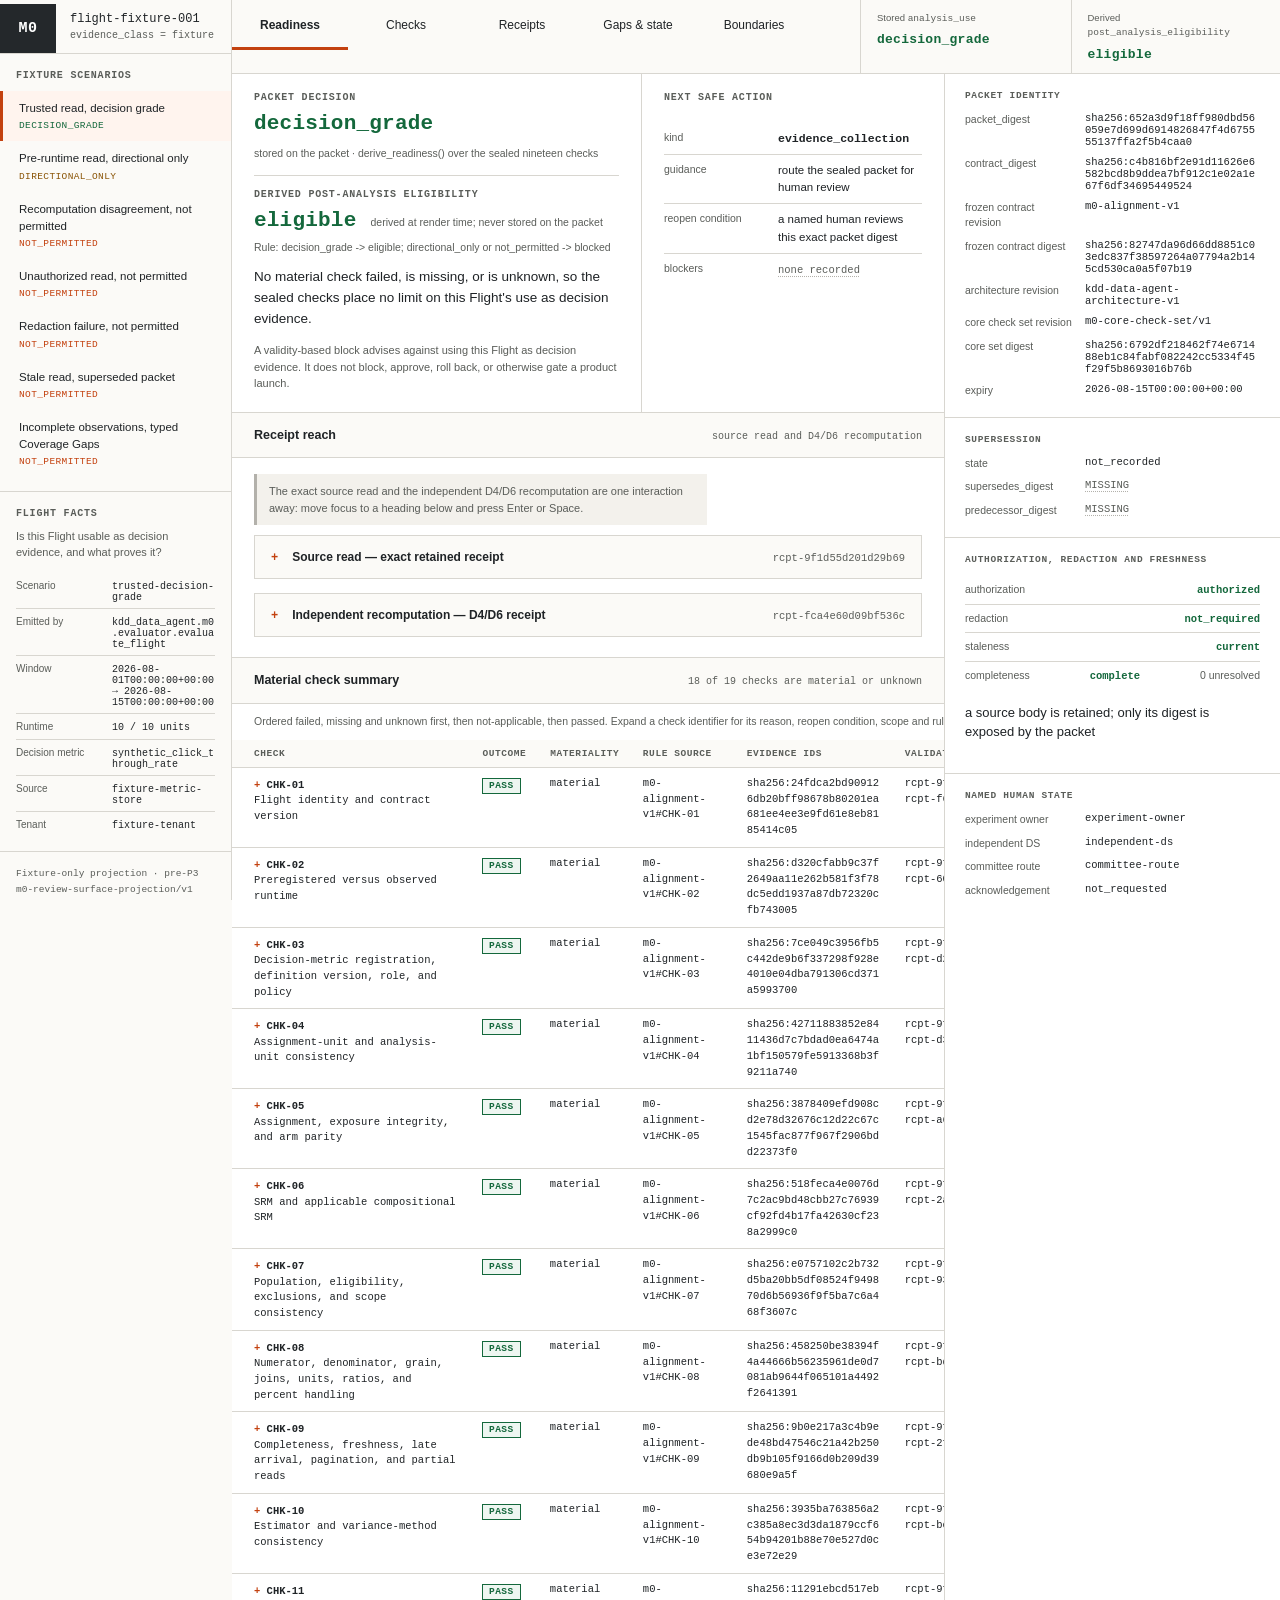
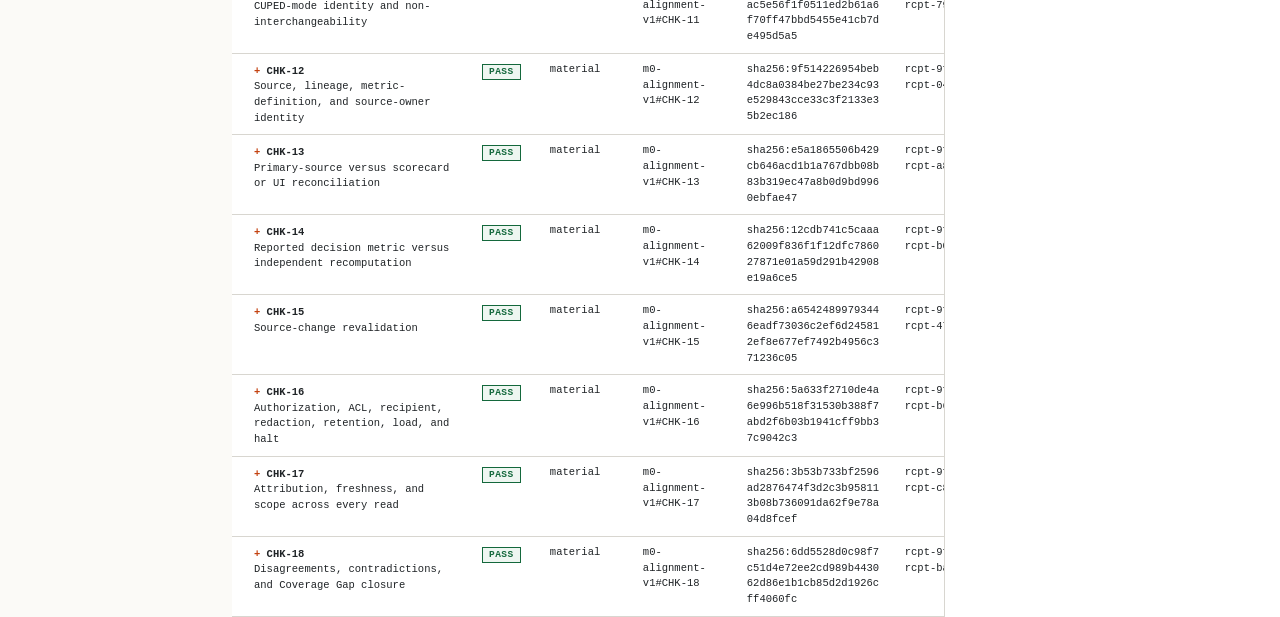
<file: prototypes/m0-flight-readiness-review/index.html>
<!doctype html>
<html lang="en">
<head>
<meta charset="utf-8">
<meta name="viewport" content="width=device-width, initial-scale=1">
<title>M0 Flight Readiness — fixture review surface</title>
<meta name="description" content="Local, static, read-only review surface for fixture-class M0 FlightReadinessPacket projections. Pre-P3. No production capability.">
<meta name="robots" content="noindex, nofollow">
<link rel="stylesheet" href="styles.css">
</head>
<body>
<a class="skip" href="#packet-decision">Skip to the packet decision</a>

<div class="shell">

  <aside class="rail" aria-label="Fixture scenarios and Flight facts">
    <div class="lockup">
      <span class="mark" aria-hidden="true">M0</span>
      <div>
        <strong id="rail-flight-id">&nbsp;</strong>
        <span id="rail-evidence-class">&nbsp;</span>
      </div>
    </div>

    <nav class="rail-group" aria-label="Fixture scenarios">
      <h2 id="scenario-rail-label">Fixture scenarios</h2>
      <ul id="scenario-list" aria-labelledby="scenario-rail-label"></ul>
    </nav>

    <section class="rail-group" aria-labelledby="rail-facts-label">
      <h2 id="rail-facts-label">Flight facts</h2>
      <p id="rail-question" class="rail-question"></p>
      <dl id="rail-facts"></dl>
    </section>

    <footer>
      <span>Fixture-only projection · pre-P3</span>
      <span id="rail-schema"></span>
    </footer>
  </aside>

  <div class="body">

    <header class="topbar">
      <nav aria-label="Review routes">
        <div role="tablist" aria-label="Review routes" id="route-tabs"></div>
      </nav>
      <dl class="authority" aria-label="Readiness authority strip">
        <div>
          <dt>Stored <code>analysis_use</code></dt>
          <dd id="strip-analysis-use">&nbsp;</dd>
        </div>
        <div>
          <dt>Derived <code>post_analysis_eligibility</code></dt>
          <dd id="strip-eligibility">&nbsp;</dd>
        </div>
      </dl>
    </header>

    <main id="workspace">
      <noscript>
        <section class="notice" role="note">
          <h1>This surface renders with JavaScript</h1>
          <p>
            The page has no server, no build step and no dependency: it reads the
            generated model in <code>data/fixtures.js</code> and writes the DOM locally.
            With scripting off, read the identical payload directly at
            <a href="data/fixtures.json">data/fixtures.json</a>, or regenerate both from the
            accepted M0 package with <code>python3 tools/build_fixtures.py</code>.
          </p>
        </section>
      </noscript>
      <div id="routes"></div>
    </main>

  </div>
</div>

<script src="data/fixtures.js"></script>
<script src="app.js"></script>
</body>
</html>
</file>
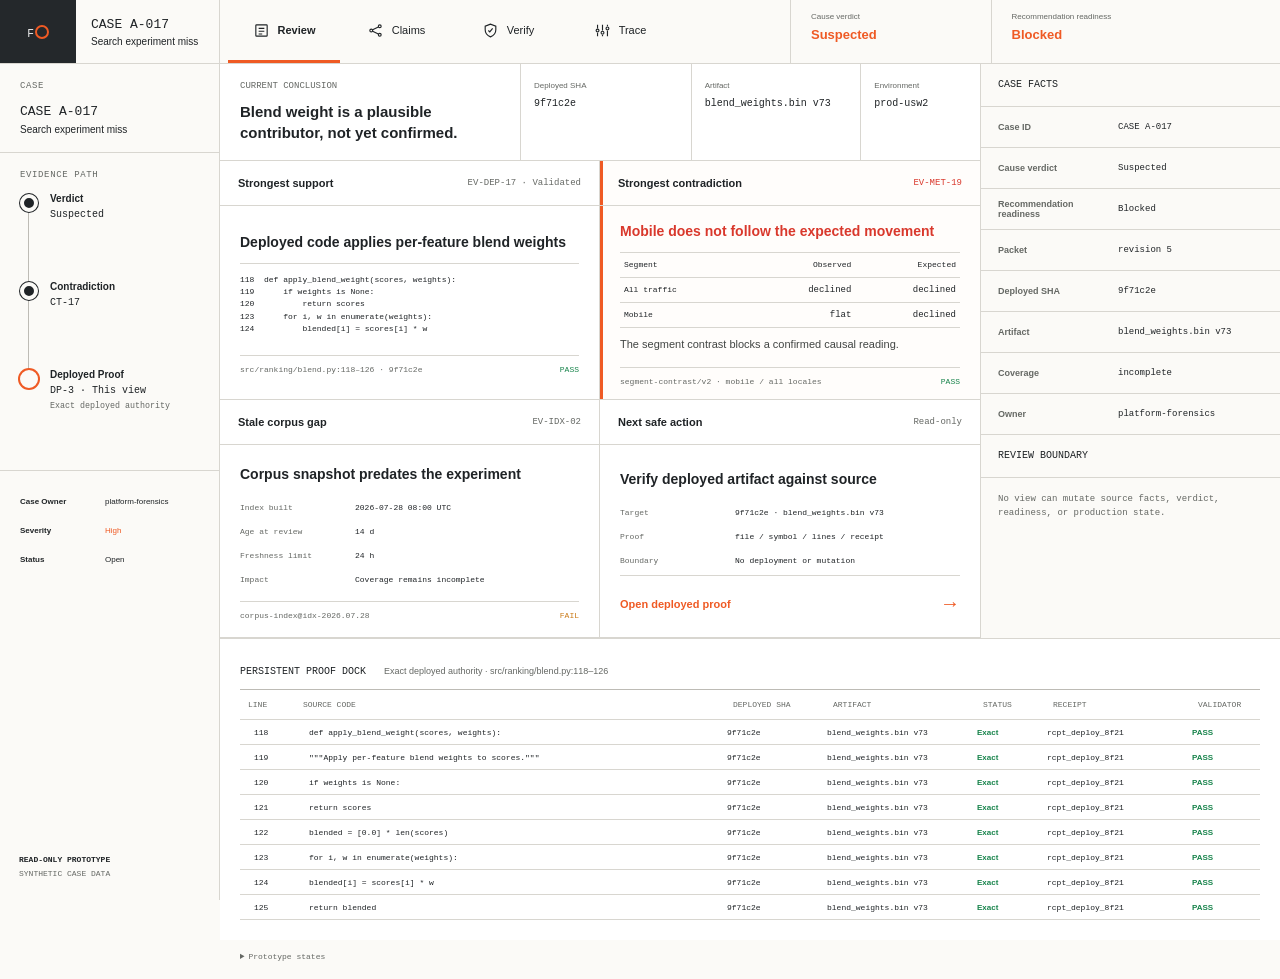
<file: docs/research/kdd-data-agent-workshop/prototypes/observability-review-surface/index.html>
<!doctype html>
<!-- PROTOTYPE / THROWAWAY — synthetic, read-only, no production use. -->
<html lang="en">
<head>
  <meta charset="utf-8">
  <meta name="viewport" content="width=device-width, initial-scale=1">
  <meta name="robots" content="noindex,nofollow">
  <title>Evidence Room — Observability Review Prototype</title>
  <link rel="stylesheet" href="styles.css?rev=m17-interaction-repair-1">
</head>
<body>
  <div id="app"></div>
  <noscript>This prototype requires JavaScript for local view switching.</noscript>
  <script src="app.js?rev=m17-interaction-repair-1"></script>
</body>
</html>
</file>
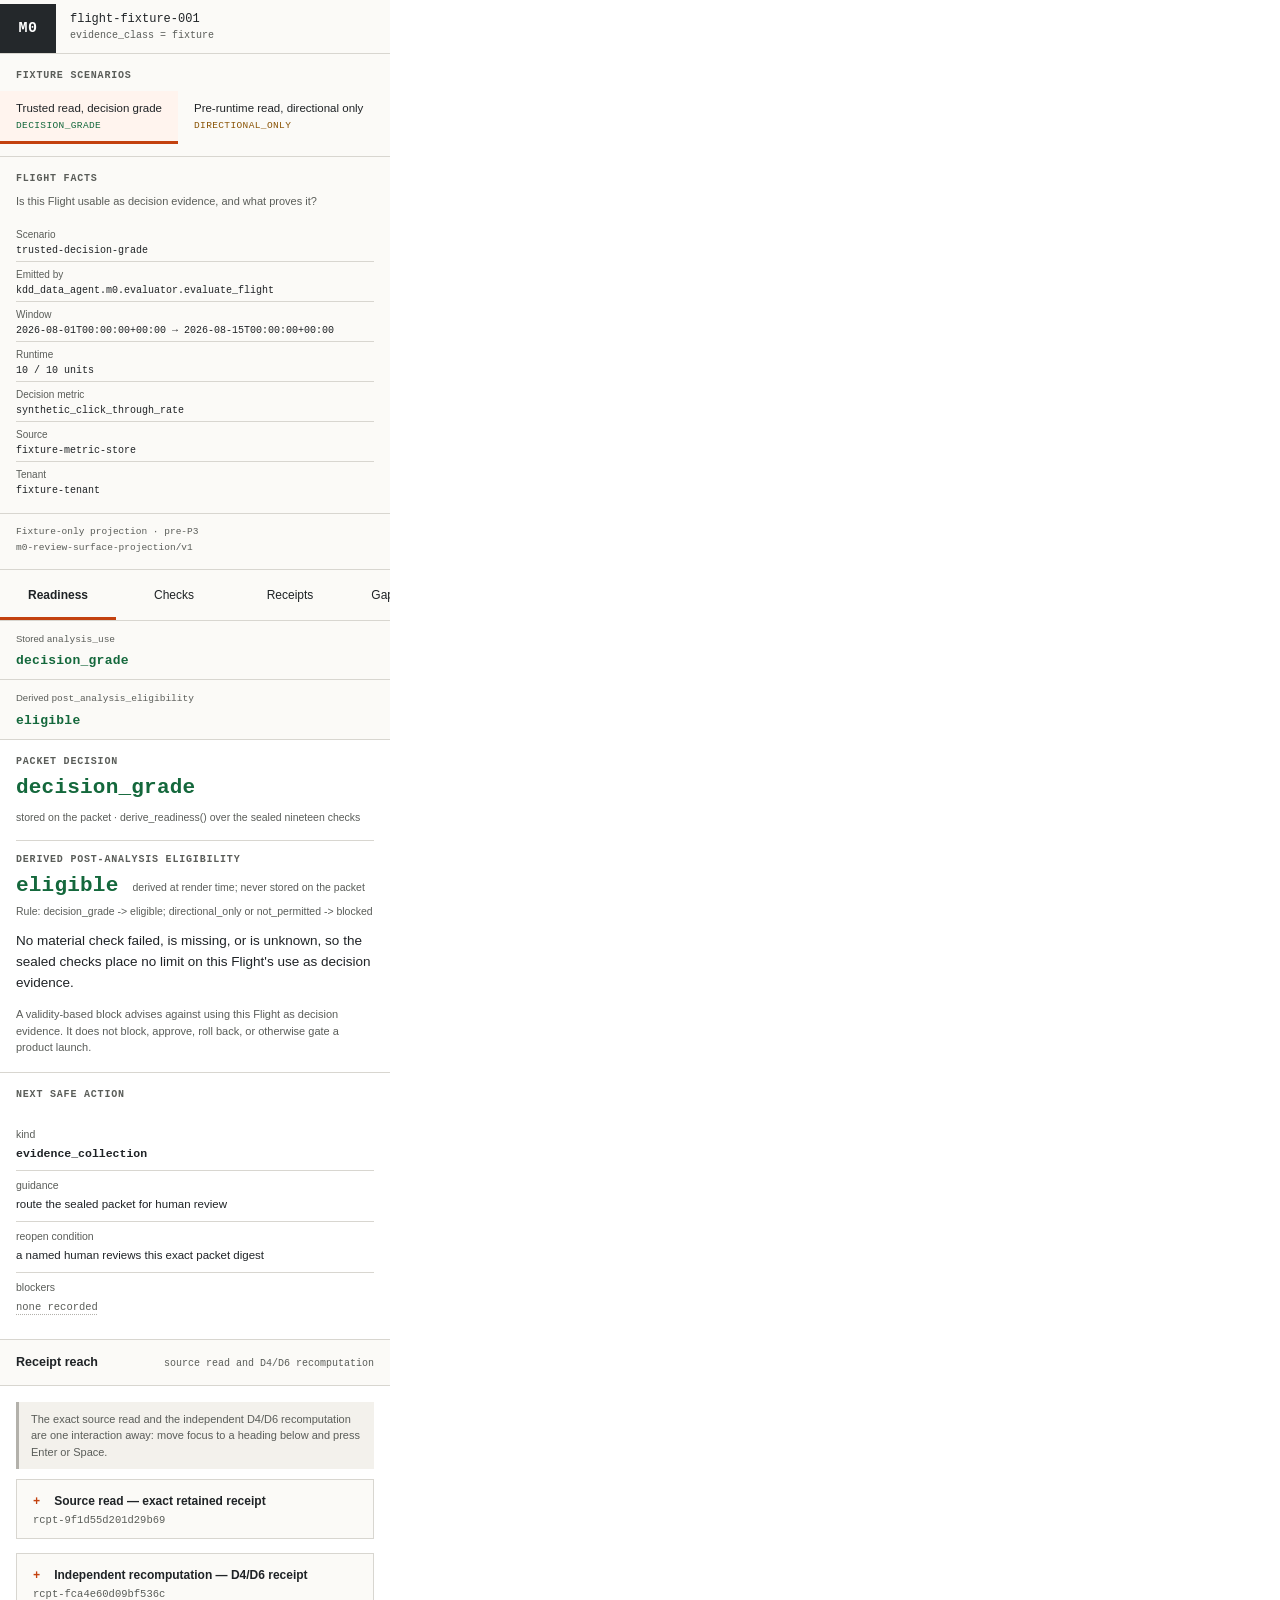
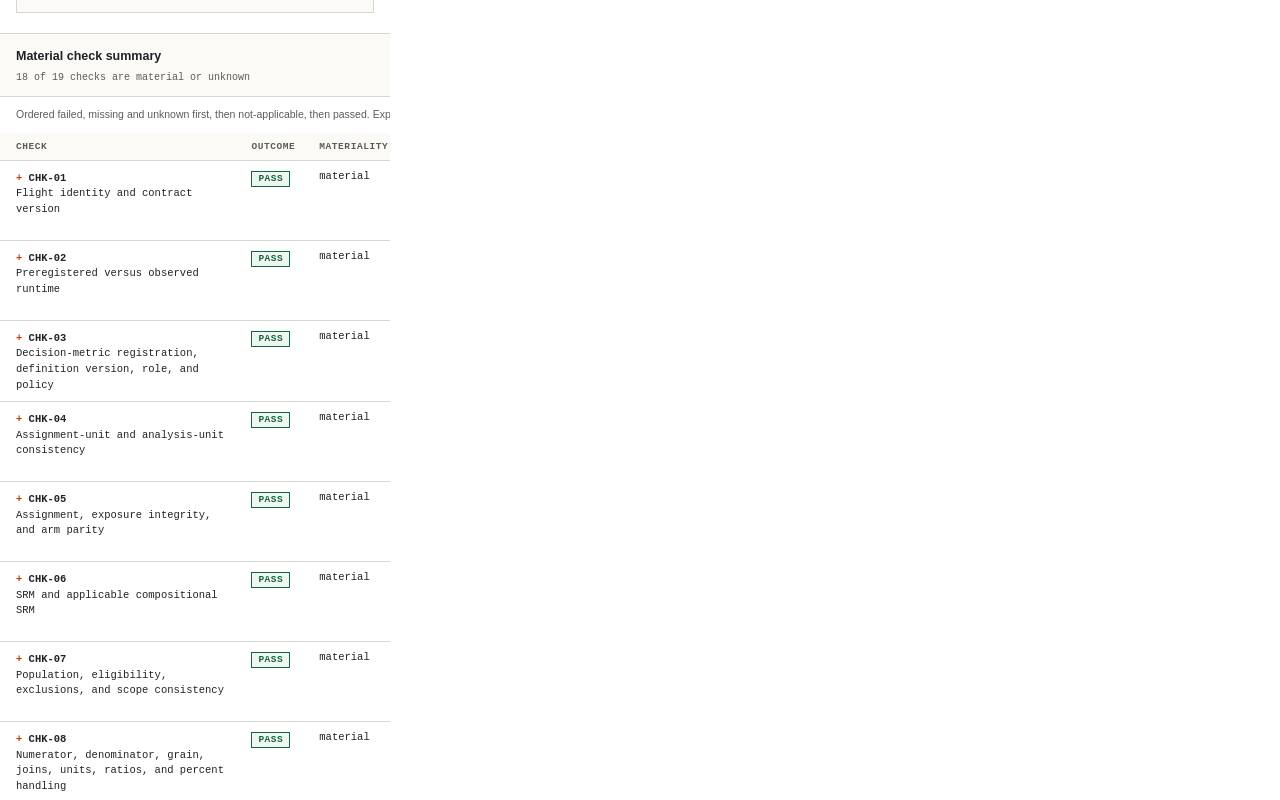
<file: prototypes/m0-flight-readiness-review/tools/narrow-frame.html>
<!doctype html>
<html lang="en">
<head>
<meta charset="utf-8">
<meta name="viewport" content="width=device-width, initial-scale=1">
<title>narrow capture frame</title>
<style>
  /* Headless Chrome clamps a window to 500px wide, so a --window-size of 390
     still lays the page out at 500 and the screenshot merely crops it. Hosting
     the surface in a fixed 390px iframe gives it a genuinely narrow layout
     viewport, so the captured evidence is what a phone would actually show. */
  html, body { margin: 0; background: #fff; }
  iframe { display: block; border: 0; width: 390px; height: 2400px; }
</style>
</head>
<body>
<iframe id="frame" title="review surface at 390 CSS pixels"></iframe>
<script>
(function () {
  var target = String(window.location.hash || "").replace(/^#/, "");
  var parts = target.split("@");
  var route = parts[0] || "/trusted-decision-grade/readiness";
  var width = parts[1] || "390";
  var frame = document.getElementById("frame");
  frame.style.width = width + "px";
  frame.src = "../index.html#" + route;
})();
</script>
</body>
</html>
</file>
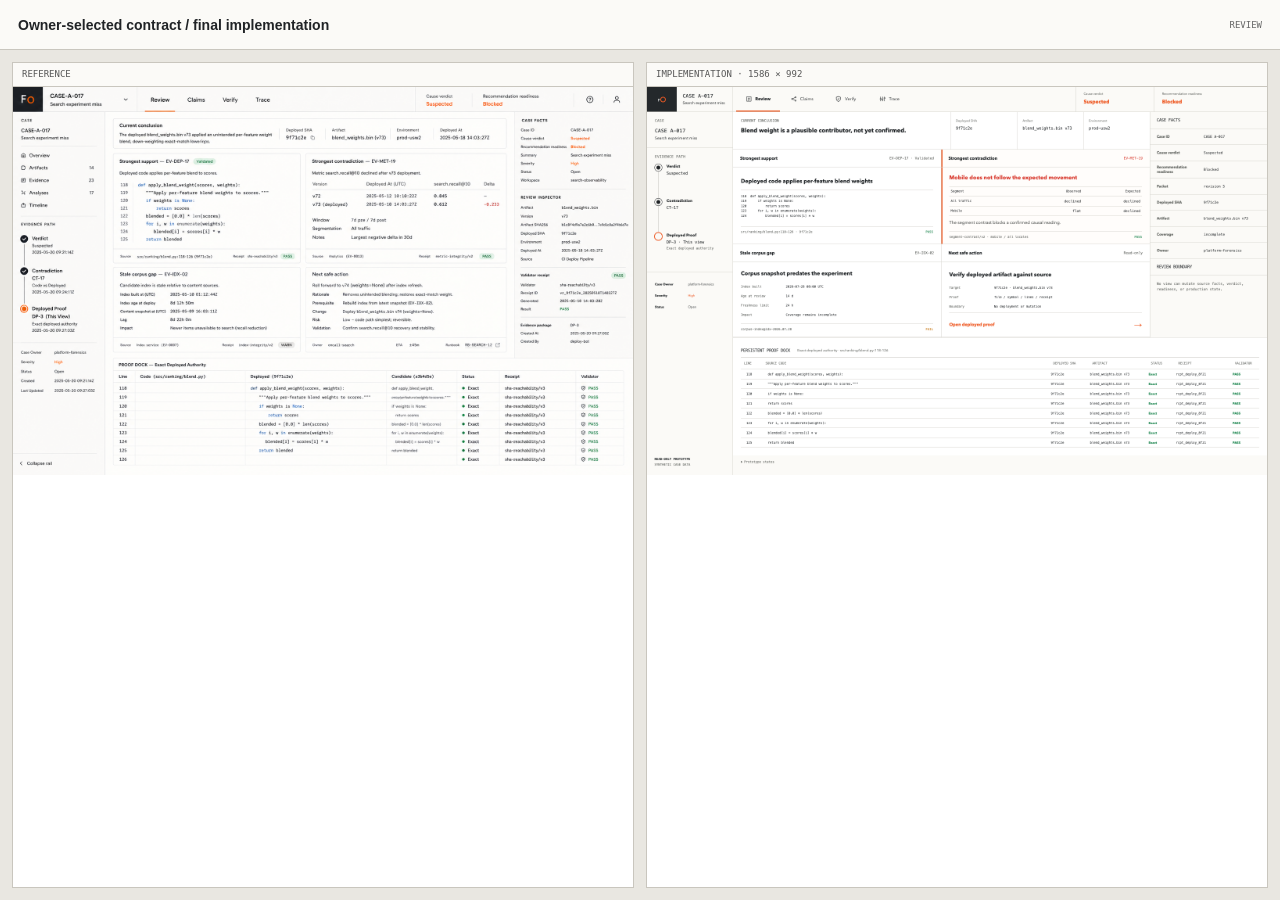
<file: docs/research/kdd-data-agent-workshop/prototypes/observability-review-surface/visual-comparison.html>
<!doctype html>
<!-- PROTOTYPE / THROWAWAY — visual QA evidence only. -->
<html lang="en">
<head>
  <meta charset="utf-8">
  <meta name="viewport" content="width=device-width, initial-scale=1">
  <title>Reference / implementation comparison</title>
  <style>
    * { box-sizing: border-box; }
    html, body { margin: 0; min-height: 100%; background: #e9e7e1; color: #202326; font-family: "Avenir Next", Arial, sans-serif; }
    header { height: 50px; padding: 0 18px; display: flex; align-items: center; justify-content: space-between; border-bottom: 1px solid #c9c6be; background: #fbfaf7; }
    h1 { margin: 0; font-size: 14px; }
    header span { font: 9px "SF Mono", monospace; color: #666; }
    main { height: calc(100vh - 50px); padding: 12px; display: grid; grid-template-columns: 1fr 1fr; gap: 12px; }
    figure { min-width: 0; margin: 0; display: grid; grid-template-rows: 24px minmax(0, 1fr); border: 1px solid #c9c6be; background: #fbfaf7; }
    figcaption { padding: 6px 9px; border-bottom: 1px solid #c9c6be; color: #555; font: 9px "SF Mono", monospace; }
    img { width: 100%; height: 100%; display: block; object-fit: contain; object-position: top center; background: white; }
  </style>
</head>
<body>
  <header><h1>Owner-selected contract / final implementation</h1><span id="route-label"></span></header>
  <main><figure><figcaption>REFERENCE</figcaption><img id="reference" alt="Owner-selected route reference"></figure><figure><figcaption>IMPLEMENTATION · 1586 × 992</figcaption><img id="implementation" alt="Final route implementation"></figure></main>
  <script>
    const route = ["review", "claims", "verify", "trace"].includes(new URLSearchParams(location.search).get("route")) ? new URLSearchParams(location.search).get("route") : "review";
    document.querySelector("#route-label").textContent = route.toUpperCase();
    document.querySelector("#reference").src = `reference-assets/owner-selected-iteration/${route}.png?rev=3`;
    document.querySelector("#implementation").src = `review-artifacts/reconstruction-final-desktop-${route}.png?rev=3`;
  </script>
</body>
</html>
</file>
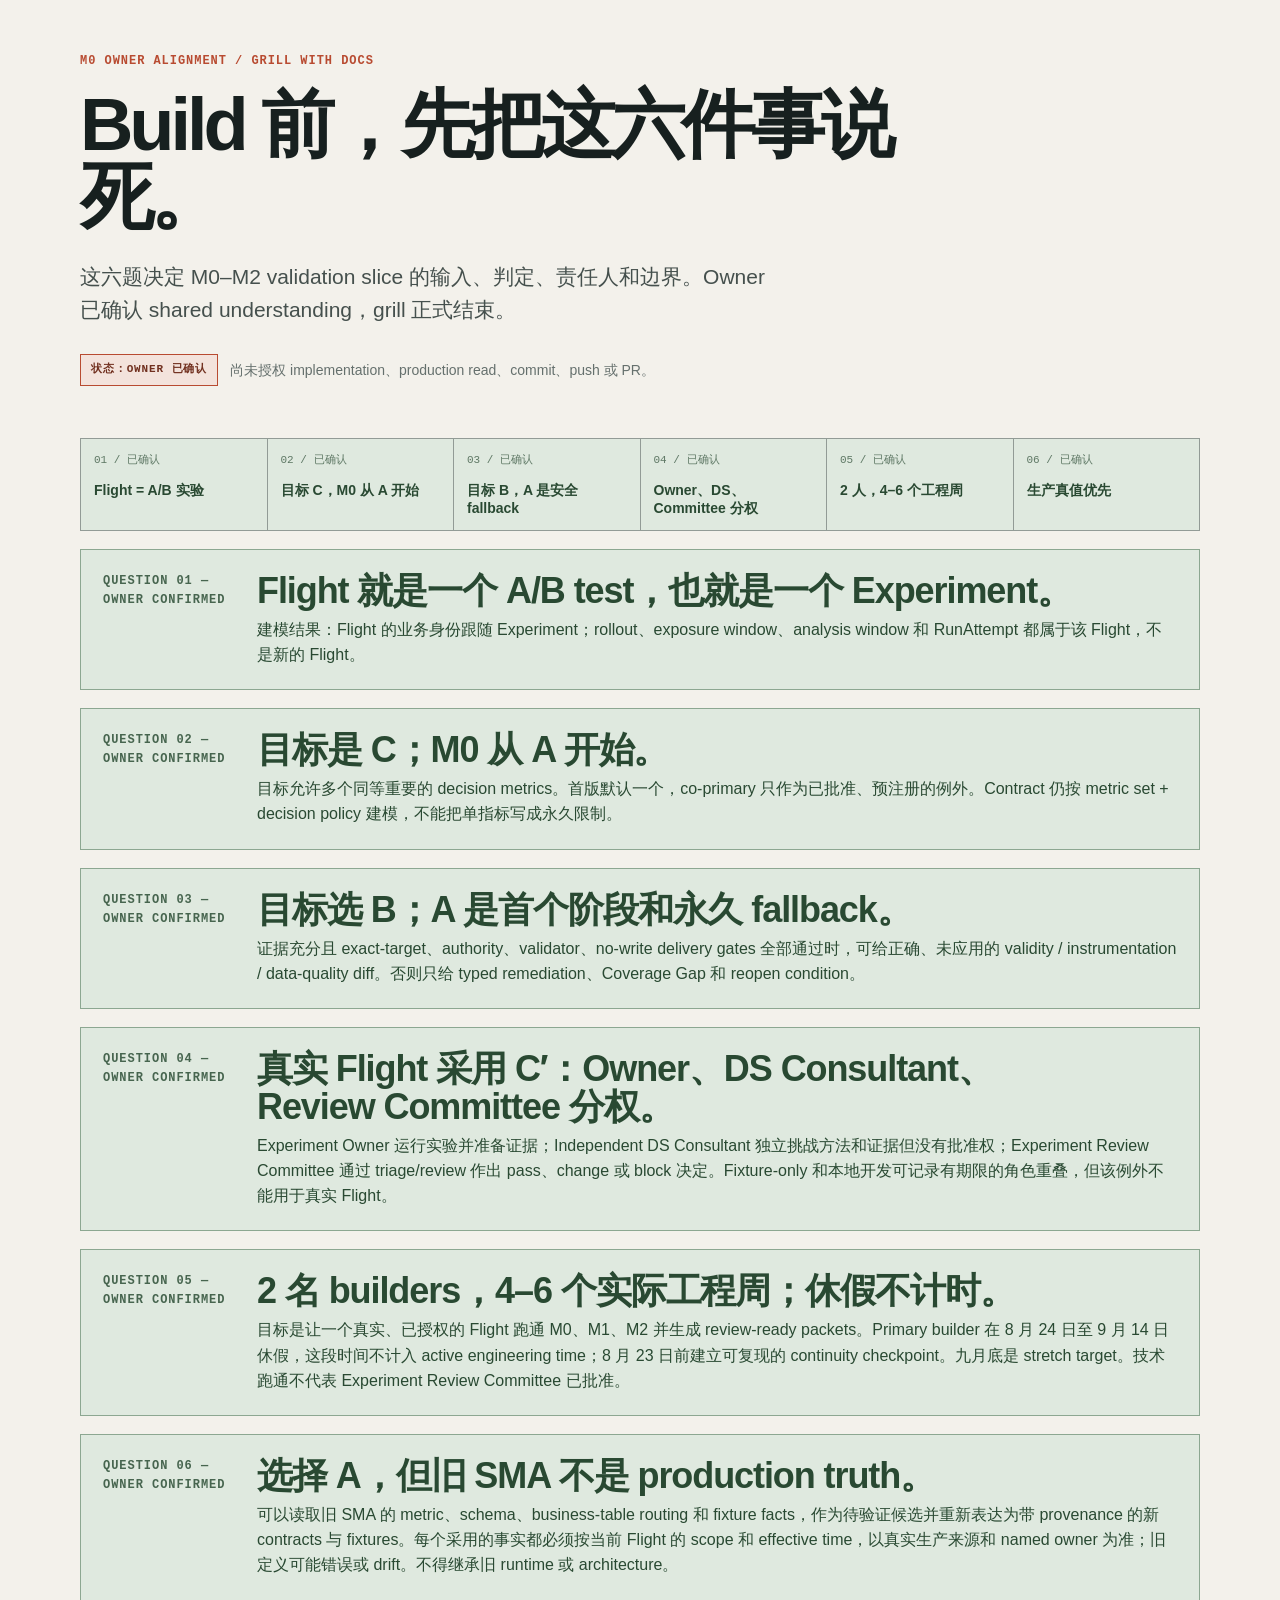
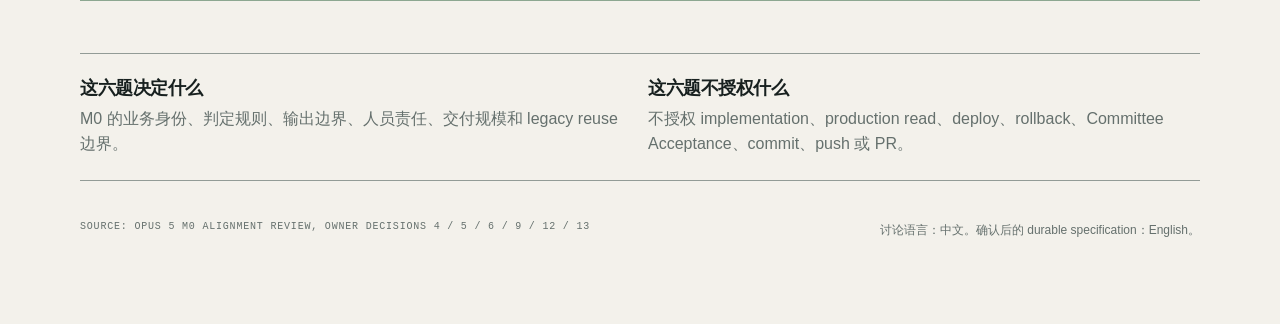
<file: docs/research/kdd-data-agent-workshop/reviews/2026-08-16-opus5-m0-alignment/m0-owner-six-question-grill.html>
<!doctype html>
<html lang="zh-CN">
<head>
  <meta charset="utf-8">
  <meta name="viewport" content="width=device-width, initial-scale=1">
  <title>M0 Owner Grill — 六个必须先决定的问题</title>
  <style>
    :root {
      color-scheme: light;
      --paper: #f3f1eb;
      --surface: #fffefa;
      --ink: #17201f;
      --muted: #65706d;
      --line: #cfd3cd;
      --strong-line: #929b96;
      --accent: #b84b31;
      --accent-soft: #f3e3dc;
      --recommend: #dfe9df;
      --recommend-ink: #294932;
      --active: #142d28;
      --active-ink: #f7f6ef;
      --mono: ui-monospace, SFMono-Regular, Menlo, Monaco, Consolas, monospace;
      --sans: Inter, ui-sans-serif, -apple-system, BlinkMacSystemFont, "Segoe UI", sans-serif;
    }

    * { box-sizing: border-box; }

    html { scroll-behavior: smooth; }

    body {
      margin: 0;
      background: var(--paper);
      color: var(--ink);
      font-family: var(--sans);
      font-size: 16px;
      line-height: 1.58;
      -webkit-font-smoothing: antialiased;
    }

    a { color: inherit; }

    .shell {
      width: min(1120px, calc(100% - 32px));
      margin: 0 auto;
      padding: 52px 0 72px;
    }

    .eyebrow,
    .section-label,
    .status,
    .question-number,
    .tag,
    .source {
      font-family: var(--mono);
      letter-spacing: .08em;
      text-transform: uppercase;
    }

    .eyebrow {
      margin: 0 0 18px;
      color: var(--accent);
      font-size: 12px;
      font-weight: 760;
    }

    h1 {
      max-width: 820px;
      margin: 0;
      font-size: clamp(38px, 6vw, 74px);
      line-height: .98;
      letter-spacing: -.055em;
      font-weight: 730;
    }

    .lede {
      max-width: 700px;
      margin: 26px 0 0;
      color: #45504d;
      font-size: clamp(17px, 2vw, 21px);
    }

    .status-row {
      display: flex;
      align-items: center;
      gap: 12px;
      margin-top: 28px;
    }

    .status {
      display: inline-flex;
      align-items: center;
      min-height: 31px;
      padding: 6px 10px;
      border: 1px solid var(--accent);
      background: var(--accent-soft);
      color: #71301f;
      font-size: 11px;
      font-weight: 760;
    }

    .status-note {
      color: var(--muted);
      font-size: 14px;
    }

    .question-map {
      display: grid;
      grid-template-columns: repeat(6, minmax(0, 1fr));
      margin: 52px 0 18px;
      border-top: 1px solid var(--strong-line);
      border-left: 1px solid var(--strong-line);
    }

    .map-item {
      min-height: 92px;
      padding: 13px;
      border-right: 1px solid var(--strong-line);
      border-bottom: 1px solid var(--strong-line);
      background: rgba(255,255,255,.36);
      text-decoration: none;
    }

    .map-item.current {
      background: var(--active);
      color: var(--active-ink);
    }

    .map-item.confirmed {
      background: var(--recommend);
      color: var(--recommend-ink);
    }

    .map-kicker {
      display: block;
      margin-bottom: 13px;
      font-family: var(--mono);
      font-size: 11px;
      opacity: .7;
    }

    .map-title {
      display: block;
      font-size: 14px;
      line-height: 1.25;
      font-weight: 700;
    }

    .current-question {
      margin-top: 18px;
      padding: clamp(24px, 5vw, 54px);
      background: var(--active);
      color: var(--active-ink);
    }

    .confirmed-decision {
      display: grid;
      grid-template-columns: 130px 1fr;
      gap: 24px;
      margin-top: 18px;
      padding: 22px;
      border: 1px solid #8ca791;
      background: var(--recommend);
      color: var(--recommend-ink);
    }

    .confirmed-decision .question-number { color: #47654f; }
    .confirmed-decision h2 {
      margin: 0 0 7px;
      font-size: clamp(24px, 3.5vw, 36px);
      letter-spacing: -.03em;
    }

    .confirmed-decision p { margin: 0; }

    .question-head {
      display: flex;
      justify-content: space-between;
      gap: 28px;
      align-items: flex-start;
    }

    .question-number {
      color: #a7c5ba;
      font-size: 12px;
      font-weight: 760;
    }

    .tag {
      display: inline-block;
      padding: 4px 7px;
      border: 1px solid rgba(255,255,255,.35);
      color: #d7e5de;
      font-size: 10px;
    }

    h2 {
      max-width: 840px;
      margin: 24px 0 16px;
      font-size: clamp(30px, 4.6vw, 54px);
      line-height: 1.05;
      letter-spacing: -.04em;
    }

    .why {
      max-width: 770px;
      margin: 0;
      color: #c9d7d1;
      font-size: 17px;
    }

    .choices {
      display: grid;
      gap: 10px;
      margin: 34px 0 0;
    }

    .choice {
      display: grid;
      grid-template-columns: 42px 1fr;
      gap: 14px;
      padding: 15px;
      border: 1px solid rgba(255,255,255,.25);
      background: rgba(255,255,255,.035);
    }

    .choice.recommended {
      border-color: #9dc5af;
      background: rgba(166,205,183,.12);
    }

    .choice-letter {
      display: grid;
      place-items: center;
      width: 34px;
      height: 34px;
      border: 1px solid rgba(255,255,255,.45);
      font-family: var(--mono);
      font-size: 13px;
      font-weight: 760;
    }

    .choice strong { display: block; margin-bottom: 3px; }
    .choice p { margin: 0; color: #c8d5d0; }

    .recommendation {
      margin-top: 24px;
      padding: 18px 20px;
      border-left: 4px solid #a9d0b9;
      background: rgba(166,205,183,.13);
    }

    .recommendation strong {
      display: block;
      margin-bottom: 4px;
      color: #d7ecdf;
    }

    .recommendation p { margin: 0; }

    .answer-prompt {
      margin-top: 28px;
      padding-top: 22px;
      border-top: 1px solid rgba(255,255,255,.24);
      font-size: 18px;
      font-weight: 680;
    }

    .section-label {
      margin: 52px 0 13px;
      color: var(--muted);
      font-size: 11px;
      font-weight: 760;
    }

    .pending-grid {
      display: grid;
      grid-template-columns: repeat(2, minmax(0, 1fr));
      border-top: 1px solid var(--strong-line);
      border-left: 1px solid var(--strong-line);
    }

    details {
      min-height: 100%;
      border-right: 1px solid var(--strong-line);
      border-bottom: 1px solid var(--strong-line);
      background: var(--surface);
    }

    summary {
      min-height: 168px;
      padding: 22px;
      cursor: pointer;
      list-style: none;
    }

    summary::-webkit-details-marker { display: none; }

    summary::after {
      content: "+";
      float: right;
      margin-top: -34px;
      color: var(--accent);
      font-family: var(--mono);
      font-size: 24px;
    }

    details[open] summary::after { content: "−"; }

    .pending-number {
      display: block;
      margin-bottom: 25px;
      color: var(--accent);
      font-family: var(--mono);
      font-size: 12px;
      font-weight: 760;
    }

    h3 {
      max-width: 430px;
      margin: 0;
      font-size: 23px;
      line-height: 1.18;
      letter-spacing: -.025em;
    }

    .detail-body {
      padding: 0 22px 24px;
      border-top: 1px solid var(--line);
    }

    .detail-body h4 {
      margin: 20px 0 5px;
      color: var(--muted);
      font-family: var(--mono);
      font-size: 10px;
      letter-spacing: .08em;
      text-transform: uppercase;
    }

    .detail-body p { margin: 0; }

    .compact-recommendation {
      margin-top: 17px;
      padding: 14px;
      background: var(--recommend);
      color: var(--recommend-ink);
    }

    .compact-recommendation strong { display: block; margin-bottom: 4px; }

    .boundary {
      display: grid;
      grid-template-columns: 1fr 1fr;
      gap: 16px;
      margin-top: 52px;
      padding: 24px 0;
      border-top: 1px solid var(--strong-line);
      border-bottom: 1px solid var(--strong-line);
    }

    .boundary h3 { font-size: 18px; }
    .boundary p { margin: 7px 0 0; color: var(--muted); }

    footer {
      display: flex;
      justify-content: space-between;
      gap: 28px;
      margin-top: 28px;
      color: var(--muted);
      font-size: 12px;
    }

    .source { font-size: 10px; }

    @media (max-width: 820px) {
      .shell { width: min(100% - 20px, 680px); padding-top: 28px; }
      .question-map { grid-template-columns: repeat(3, 1fr); }
      .pending-grid { grid-template-columns: 1fr; }
      .boundary { grid-template-columns: 1fr; }
      .confirmed-decision { grid-template-columns: 1fr; gap: 10px; }
      footer { display: block; }
      footer p + p { margin-top: 10px; }
    }

    @media (max-width: 520px) {
      h1 { font-size: 43px; }
      .question-map { grid-template-columns: repeat(2, 1fr); }
      .status-row { align-items: flex-start; flex-direction: column; }
      .question-head { display: block; }
      .tag { margin-top: 12px; }
      .choice { grid-template-columns: 34px 1fr; padding: 13px; }
      .current-question { padding: 24px 18px; }
    }

    @media print {
      body { background: white; }
      .shell { width: 100%; padding: 0; }
      details { break-inside: avoid; }
      details .detail-body { display: block; }
    }
  </style>
</head>
<body>
  <main class="shell">
    <header>
      <p class="eyebrow">M0 Owner Alignment / Grill with Docs</p>
      <h1>Build 前，先把这六件事说死。</h1>
      <p class="lede">这六题决定 M0–M2 validation slice 的输入、判定、责任人和边界。Owner 已确认 shared understanding，grill 正式结束。</p>
      <div class="status-row">
        <span class="status">状态：Owner 已确认</span>
        <span class="status-note">尚未授权 implementation、production read、commit、push 或 PR。</span>
      </div>
    </header>

    <nav class="question-map" aria-label="六个问题">
      <a class="map-item confirmed" href="#q1"><span class="map-kicker">01 / 已确认</span><span class="map-title">Flight = A/B 实验</span></a>
      <a class="map-item confirmed" href="#q2"><span class="map-kicker">02 / 已确认</span><span class="map-title">目标 C，M0 从 A 开始</span></a>
      <a class="map-item confirmed" href="#q3"><span class="map-kicker">03 / 已确认</span><span class="map-title">目标 B，A 是安全 fallback</span></a>
      <a class="map-item confirmed" href="#q4"><span class="map-kicker">04 / 已确认</span><span class="map-title">Owner、DS、Committee 分权</span></a>
      <a class="map-item confirmed" href="#q5"><span class="map-kicker">05 / 已确认</span><span class="map-title">2 人，4–6 个工程周</span></a>
      <a class="map-item confirmed" href="#q6"><span class="map-kicker">06 / 已确认</span><span class="map-title">生产真值优先</span></a>
    </nav>

    <section class="confirmed-decision" id="q1" aria-labelledby="q1-title">
      <span class="question-number">Question 01 — Owner Confirmed</span>
      <div>
        <h2 id="q1-title">Flight 就是一个 A/B test，也就是一个 Experiment。</h2>
        <p>建模结果：Flight 的业务身份跟随 Experiment；rollout、exposure window、analysis window 和 RunAttempt 都属于该 Flight，不是新的 Flight。</p>
      </div>
    </section>

    <section class="confirmed-decision" id="q2" aria-labelledby="q2-title">
      <span class="question-number">Question 02 — Owner Confirmed</span>
      <div>
        <h2 id="q2-title">目标是 C；M0 从 A 开始。</h2>
        <p>目标允许多个同等重要的 decision metrics。首版默认一个，co-primary 只作为已批准、预注册的例外。Contract 仍按 metric set + decision policy 建模，不能把单指标写成永久限制。</p>
      </div>
    </section>

    <section class="confirmed-decision" id="q3" aria-labelledby="q3-title">
      <span class="question-number">Question 03 — Owner Confirmed</span>
      <div>
        <h2 id="q3-title">目标选 B；A 是首个阶段和永久 fallback。</h2>
        <p>证据充分且 exact-target、authority、validator、no-write delivery gates 全部通过时，可给正确、未应用的 validity / instrumentation / data-quality diff。否则只给 typed remediation、Coverage Gap 和 reopen condition。</p>
      </div>
    </section>

    <section class="confirmed-decision" id="q4" aria-labelledby="q4-title">
      <span class="question-number">Question 04 — Owner Confirmed</span>
      <div>
        <h2 id="q4-title">真实 Flight 采用 C′：Owner、DS Consultant、Review Committee 分权。</h2>
        <p>Experiment Owner 运行实验并准备证据；Independent DS Consultant 独立挑战方法和证据但没有批准权；Experiment Review Committee 通过 triage/review 作出 pass、change 或 block 决定。Fixture-only 和本地开发可记录有期限的角色重叠，但该例外不能用于真实 Flight。</p>
      </div>
    </section>

    <section class="confirmed-decision" id="q5" aria-labelledby="q5-title">
      <span class="question-number">Question 05 — Owner Confirmed</span>
      <div>
        <h2 id="q5-title">2 名 builders，4–6 个实际工程周；休假不计时。</h2>
        <p>目标是让一个真实、已授权的 Flight 跑通 M0、M1、M2 并生成 review-ready packets。Primary builder 在 8 月 24 日至 9 月 14 日休假，这段时间不计入 active engineering time；8 月 23 日前建立可复现的 continuity checkpoint。九月底是 stretch target。技术跑通不代表 Experiment Review Committee 已批准。</p>
      </div>
    </section>

    <section class="confirmed-decision" id="q6" aria-labelledby="q6-title">
      <span class="question-number">Question 06 — Owner Confirmed</span>
      <div>
        <h2 id="q6-title">选择 A，但旧 SMA 不是 production truth。</h2>
        <p>可以读取旧 SMA 的 metric、schema、business-table routing 和 fixture facts，作为待验证候选并重新表达为带 provenance 的新 contracts 与 fixtures。每个采用的事实都必须按当前 Flight 的 scope 和 effective time，以真实生产来源和 named owner 为准；旧定义可能错误或 drift。不得继承旧 runtime 或 architecture。</p>
      </div>
    </section>

    <section class="boundary" aria-label="边界说明">
      <div>
        <h3>这六题决定什么</h3>
        <p>M0 的业务身份、判定规则、输出边界、人员责任、交付规模和 legacy reuse 边界。</p>
      </div>
      <div>
        <h3>这六题不授权什么</h3>
        <p>不授权 implementation、production read、deploy、rollback、Committee Acceptance、commit、push 或 PR。</p>
      </div>
    </section>

    <footer>
      <p class="source">Source: Opus 5 M0 alignment review, Owner decisions 4 / 5 / 6 / 9 / 12 / 13</p>
      <p>讨论语言：中文。确认后的 durable specification：English。</p>
    </footer>
  </main>
</body>
</html>
</file>
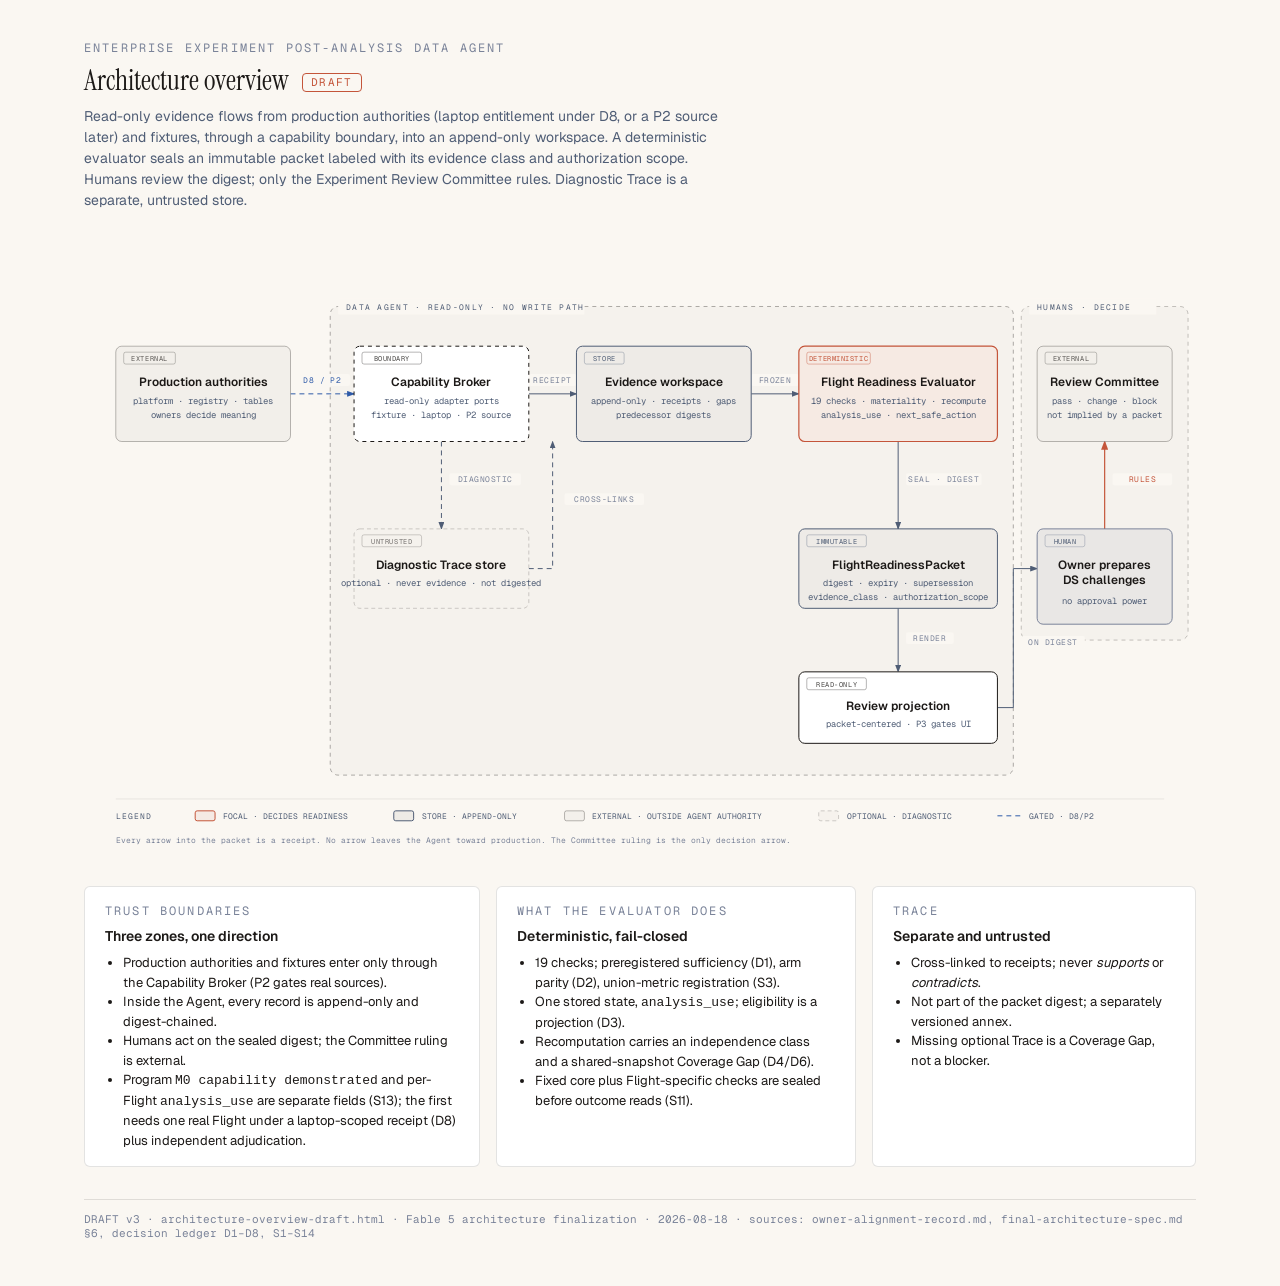
<file: docs/research/kdd-data-agent-workshop/reviews/2026-08-17-fable5-architecture-finalization/architecture-overview-draft.html>
<!doctype html>
<html lang="en">
<head>
<meta charset="utf-8">
<meta name="viewport" content="width=device-width, initial-scale=1">
<title>Experiment Post-Analysis Data Agent — Architecture Overview (DRAFT)</title>
<link href="https://fonts.googleapis.com/css2?family=Instrument+Serif:ital@0;1&family=Geist:wght@400;500;600&family=Geist+Mono:wght@400;500;600&display=swap" rel="stylesheet">
<style>
  :root{
    --paper:#faf7f2; --paper-2:#f2ede4; --ink:#1c1917; --muted:#4f5d75; --soft:#7a8399;
    --rule:rgba(28,25,23,0.12); --rule-solid:#c9c2b6; --accent:#c4553a; --accent-tint:rgba(196,85,58,0.08); --link:#2e5aa8;
    --sans:"Geist",system-ui,-apple-system,"Segoe UI",Helvetica,Arial,sans-serif;
    --serif:"Instrument Serif",Georgia,"Times New Roman",serif;
    --mono:"Geist Mono",ui-monospace,SFMono-Regular,Menlo,Consolas,monospace;
  }
  *{box-sizing:border-box}
  html,body{margin:0;background:var(--paper);color:var(--ink);font-family:var(--sans)}
  .page{max-width:1160px;margin:0 auto;padding:40px 24px 48px}
  .eyebrow{font-family:var(--mono);font-size:12px;letter-spacing:.18em;text-transform:uppercase;color:var(--soft);margin:0 0 8px}
  h1{font-family:var(--serif);font-weight:400;font-size:1.75rem;line-height:1.2;margin:0 0 8px}
  .sub{color:var(--muted);font-size:14px;line-height:1.5;margin:0 0 24px;max-width:72ch}
  .status{display:inline-block;font-family:var(--mono);font-size:11px;letter-spacing:.12em;text-transform:uppercase;border:1px solid var(--accent);color:var(--accent);border-radius:4px;padding:2px 8px;margin-left:8px;vertical-align:middle}
  .diagram{width:100%;overflow-x:auto}
  svg{display:block;width:100%;height:auto;min-width:640px}
  .notes{display:grid;grid-template-columns:1.1fr 1fr 0.9fr;gap:16px;margin-top:24px}
  .card{background:#fff;border:1px solid var(--rule);border-radius:6px;padding:16px 20px}
  .card p.eyebrow{margin-bottom:8px}
  .card h3{margin:0 0 8px;font-size:14px;font-weight:600}
  .card ul{margin:0;padding-left:18px;font-size:13px;line-height:1.5;color:var(--ink)}
  footer{margin-top:32px;padding-top:12px;border-top:1px solid var(--rule);font-family:var(--mono);font-size:11px;color:var(--soft)}
  @media (max-width:800px){.notes{grid-template-columns:1fr}}
</style>
</head>
<body>
<div class="page">
  <p class="eyebrow">Enterprise Experiment Post-Analysis Data Agent</p>
  <h1>Architecture overview <span class="status">Draft</span></h1>
  <p class="sub">Read-only evidence flows from production authorities (laptop entitlement under D8, or a P2 source later) and fixtures, through a capability boundary, into an append-only workspace. A deterministic evaluator seals an immutable packet labeled with its evidence class and authorization scope. Humans review the digest; only the Experiment Review Committee rules. Diagnostic Trace is a separate, untrusted store.</p>

  <div class="diagram">
  <svg viewBox="0 0 1120 632" xmlns="http://www.w3.org/2000/svg" role="img" aria-labelledby="t d">
    <title id="t">Architecture overview of the Experiment Post-Analysis Data Agent</title>
    <desc id="d">Left to right: production authorities (P2-gated) and fixture adapters feed a read-only capability broker, then an append-only evidence workspace, then the Flight Readiness Evaluator, which seals an immutable packet rendered as a read-only projection for human review; the Committee decides outside the Agent. A separate diagnostic Trace store is cross-linked to evidence but not part of the packet digest.</desc>
    <defs>
      <marker id="arrow" markerWidth="8" markerHeight="6" refX="7" refY="3" orient="auto"><polygon points="0 0, 8 3, 0 6" fill="#4f5d75"/></marker>
      <marker id="arrow-accent" markerWidth="8" markerHeight="6" refX="7" refY="3" orient="auto"><polygon points="0 0, 8 3, 0 6" fill="#c4553a"/></marker>
      <marker id="arrow-link" markerWidth="8" markerHeight="6" refX="7" refY="3" orient="auto"><polygon points="0 0, 8 3, 0 6" fill="#2e5aa8"/></marker>
    </defs>
    <rect width="100%" height="100%" fill="#faf7f2"/>

    <!-- boundaries -->
    <rect x="248" y="72" width="688" height="472" rx="8" fill="rgba(28,25,23,0.02)" stroke="rgba(28,25,23,0.35)" stroke-width="1" stroke-dasharray="4,4"/>
    <rect x="256" y="64" width="248" height="16" fill="#faf7f2"/>
    <text x="264" y="76" font-family="'Geist Mono',ui-monospace,monospace" font-size="8" letter-spacing="0.16em" fill="#4f5d75">DATA AGENT · READ-ONLY · NO WRITE PATH</text>

    <rect x="944" y="72" width="168" height="336" rx="8" fill="rgba(28,25,23,0.02)" stroke="rgba(28,25,23,0.25)" stroke-width="1" stroke-dasharray="4,4"/>
    <rect x="952" y="64" width="128" height="16" fill="#faf7f2"/>
    <text x="960" y="76" font-family="'Geist Mono',ui-monospace,monospace" font-size="8" letter-spacing="0.16em" fill="#4f5d75">HUMANS · DECIDE</text>

    <!-- arrows (drawn before boxes) -->
    <!-- 1 production -> broker (P2 gate, link, dashed) -->
    <line x1="208" y1="160" x2="272" y2="160" stroke="#2e5aa8" stroke-width="1" stroke-dasharray="5,4" marker-end="url(#arrow-link)"/>
    <rect x="212" y="140" width="56" height="12" rx="2" fill="#faf7f2"/>
    <text x="240" y="149" font-family="'Geist Mono',ui-monospace,monospace" font-size="8" letter-spacing="0.06em" fill="#2e5aa8" text-anchor="middle">D8 / P2</text>
    <!-- 2 broker -> workspace -->
    <line x1="448" y1="160" x2="496" y2="160" stroke="#4f5d75" stroke-width="1" marker-end="url(#arrow)"/>
    <rect x="448" y="140" width="48" height="12" rx="2" fill="#faf7f2"/>
    <text x="472" y="149" font-family="'Geist Mono',ui-monospace,monospace" font-size="8" letter-spacing="0.06em" fill="#7a8399" text-anchor="middle">RECEIPT</text>
    <!-- 3 workspace -> evaluator -->
    <line x1="672" y1="160" x2="720" y2="160" stroke="#4f5d75" stroke-width="1" marker-end="url(#arrow)"/>
    <rect x="672" y="140" width="48" height="12" rx="2" fill="#faf7f2"/>
    <text x="696" y="149" font-family="'Geist Mono',ui-monospace,monospace" font-size="8" letter-spacing="0.06em" fill="#7a8399" text-anchor="middle">FROZEN</text>
    <!-- 4 evaluator -> packet (seal) -->
    <line x1="820" y1="208" x2="820" y2="296" stroke="#4f5d75" stroke-width="1" marker-end="url(#arrow)"/>
    <rect x="828" y="240" width="76" height="12" rx="2" fill="#faf7f2"/>
    <text x="866" y="249" font-family="'Geist Mono',ui-monospace,monospace" font-size="8" letter-spacing="0.06em" fill="#7a8399" text-anchor="middle">SEAL · DIGEST</text>
    <!-- 5 packet -> projection (render) -->
    <line x1="820" y1="376" x2="820" y2="440" stroke="#4f5d75" stroke-width="1" marker-end="url(#arrow)"/>
    <rect x="828" y="400" width="48" height="12" rx="2" fill="#faf7f2"/>
    <text x="852" y="409" font-family="'Geist Mono',ui-monospace,monospace" font-size="8" letter-spacing="0.06em" fill="#7a8399" text-anchor="middle">RENDER</text>
    <!-- 6 projection -> human review -->
    <polyline points="920,476 936,476 936,336 960,336" fill="none" stroke="#4f5d75" stroke-width="1" marker-end="url(#arrow)"/>
    <rect x="944" y="404" width="64" height="12" rx="2" fill="#faf7f2"/>
    <text x="976" y="413" font-family="'Geist Mono',ui-monospace,monospace" font-size="8" letter-spacing="0.06em" fill="#7a8399" text-anchor="middle">ON DIGEST</text>
    <!-- 7 human review -> committee (accent) -->
    <line x1="1028" y1="296" x2="1028" y2="208" stroke="#c4553a" stroke-width="1.2" marker-end="url(#arrow-accent)"/>
    <rect x="1036" y="240" width="60" height="12" rx="2" fill="#faf7f2"/>
    <text x="1066" y="249" font-family="'Geist Mono',ui-monospace,monospace" font-size="8" letter-spacing="0.06em" fill="#c4553a" text-anchor="middle">RULES</text>
    <!-- 8 broker -> trace (dashed, down) -->
    <line x1="360" y1="208" x2="360" y2="296" stroke="#4f5d75" stroke-width="1" stroke-dasharray="5,4" marker-end="url(#arrow)"/>
    <rect x="368" y="240" width="72" height="12" rx="2" fill="#faf7f2"/>
    <text x="404" y="249" font-family="'Geist Mono',ui-monospace,monospace" font-size="8" letter-spacing="0.06em" fill="#7a8399" text-anchor="middle">DIAGNOSTIC</text>
    <!-- 9 trace -> workspace (cross-links, dashed) -->
    <polyline points="448,336 472,336 472,208" fill="none" stroke="#4f5d75" stroke-width="1" stroke-dasharray="5,4" marker-end="url(#arrow)"/>
    <rect x="484" y="260" width="80" height="12" rx="2" fill="#faf7f2"/>
    <text x="524" y="269" font-family="'Geist Mono',ui-monospace,monospace" font-size="8" letter-spacing="0.06em" fill="#7a8399" text-anchor="middle">CROSS-LINKS</text>

    <!-- NODE 1 production authorities (external) -->
    <rect x="32" y="112" width="176" height="96" rx="6" fill="#faf7f2"/>
    <rect x="32" y="112" width="176" height="96" rx="6" fill="rgba(28,25,23,0.03)" stroke="rgba(28,25,23,0.30)" stroke-width="1"/>
    <rect x="40" y="118" width="52" height="12" rx="2" fill="transparent" stroke="rgba(28,25,23,0.30)" stroke-width="0.8"/>
    <text x="66" y="127" font-family="'Geist Mono',ui-monospace,monospace" font-size="7" letter-spacing="0.08em" fill="rgba(28,25,23,0.7)" text-anchor="middle">EXTERNAL</text>
    <text x="120" y="152" font-family="'Geist',system-ui,sans-serif" font-size="12" font-weight="600" fill="#1c1917" text-anchor="middle">Production authorities</text>
    <text x="120" y="170" font-family="'Geist Mono',ui-monospace,monospace" font-size="9" fill="#4f5d75" text-anchor="middle">platform · registry · tables</text>
    <text x="120" y="184" font-family="'Geist Mono',ui-monospace,monospace" font-size="9" fill="#4f5d75" text-anchor="middle">owners decide meaning</text>

    <!-- NODE 2 broker + adapters (security) -->
    <rect x="272" y="112" width="176" height="96" rx="6" fill="#faf7f2"/>
    <rect x="272" y="112" width="176" height="96" rx="6" fill="#ffffff" stroke="#1c1917" stroke-width="1" stroke-dasharray="4,4"/>
    <rect x="280" y="118" width="60" height="12" rx="2" fill="transparent" stroke="rgba(28,25,23,0.4)" stroke-width="0.8"/>
    <text x="310" y="127" font-family="'Geist Mono',ui-monospace,monospace" font-size="7" letter-spacing="0.08em" fill="rgba(28,25,23,0.8)" text-anchor="middle">BOUNDARY</text>
    <text x="360" y="152" font-family="'Geist',system-ui,sans-serif" font-size="12" font-weight="600" fill="#1c1917" text-anchor="middle">Capability Broker</text>
    <text x="360" y="170" font-family="'Geist Mono',ui-monospace,monospace" font-size="9" fill="#4f5d75" text-anchor="middle">read-only adapter ports</text>
    <text x="360" y="184" font-family="'Geist Mono',ui-monospace,monospace" font-size="9" fill="#4f5d75" text-anchor="middle">fixture · laptop · P2 source</text>

    <!-- NODE 3 workspace (store) -->
    <rect x="496" y="112" width="176" height="96" rx="6" fill="#faf7f2"/>
    <rect x="496" y="112" width="176" height="96" rx="6" fill="rgba(28,25,23,0.05)" stroke="#4f5d75" stroke-width="1"/>
    <rect x="504" y="118" width="40" height="12" rx="2" fill="transparent" stroke="rgba(79,93,117,0.4)" stroke-width="0.8"/>
    <text x="524" y="127" font-family="'Geist Mono',ui-monospace,monospace" font-size="7" letter-spacing="0.08em" fill="#4f5d75" text-anchor="middle">STORE</text>
    <text x="584" y="152" font-family="'Geist',system-ui,sans-serif" font-size="12" font-weight="600" fill="#1c1917" text-anchor="middle">Evidence workspace</text>
    <text x="584" y="170" font-family="'Geist Mono',ui-monospace,monospace" font-size="9" fill="#4f5d75" text-anchor="middle">append-only · receipts · gaps</text>
    <text x="584" y="184" font-family="'Geist Mono',ui-monospace,monospace" font-size="9" fill="#4f5d75" text-anchor="middle">predecessor digests</text>

    <!-- NODE 4 evaluator (focal) -->
    <rect x="720" y="112" width="200" height="96" rx="6" fill="#faf7f2"/>
    <rect x="720" y="112" width="200" height="96" rx="6" fill="rgba(196,85,58,0.08)" stroke="#c4553a" stroke-width="1.2"/>
    <rect x="728" y="118" width="64" height="12" rx="2" fill="transparent" stroke="rgba(196,85,58,0.5)" stroke-width="0.8"/>
    <text x="760" y="127" font-family="'Geist Mono',ui-monospace,monospace" font-size="7" letter-spacing="0.08em" fill="#c4553a" text-anchor="middle">DETERMINISTIC</text>
    <text x="820" y="152" font-family="'Geist',system-ui,sans-serif" font-size="12" font-weight="600" fill="#1c1917" text-anchor="middle">Flight Readiness Evaluator</text>
    <text x="820" y="170" font-family="'Geist Mono',ui-monospace,monospace" font-size="9" fill="#4f5d75" text-anchor="middle">19 checks · materiality · recompute</text>
    <text x="820" y="184" font-family="'Geist Mono',ui-monospace,monospace" font-size="9" fill="#4f5d75" text-anchor="middle">analysis_use · next_safe_action</text>

    <!-- NODE 9 trace (optional) -->
    <rect x="272" y="296" width="176" height="80" rx="6" fill="#faf7f2"/>
    <rect x="272" y="296" width="176" height="80" rx="6" fill="rgba(28,25,23,0.02)" stroke="rgba(28,25,23,0.20)" stroke-width="1" stroke-dasharray="4,3"/>
    <rect x="280" y="302" width="60" height="12" rx="2" fill="transparent" stroke="rgba(28,25,23,0.25)" stroke-width="0.8"/>
    <text x="310" y="311" font-family="'Geist Mono',ui-monospace,monospace" font-size="7" letter-spacing="0.08em" fill="rgba(28,25,23,0.6)" text-anchor="middle">UNTRUSTED</text>
    <text x="360" y="336" font-family="'Geist',system-ui,sans-serif" font-size="12" font-weight="600" fill="#1c1917" text-anchor="middle">Diagnostic Trace store</text>
    <text x="360" y="354" font-family="'Geist Mono',ui-monospace,monospace" font-size="9" fill="#4f5d75" text-anchor="middle">optional · never evidence · not digested</text>

    <!-- NODE 5 packet (store) -->
    <rect x="720" y="296" width="200" height="80" rx="6" fill="#faf7f2"/>
    <rect x="720" y="296" width="200" height="80" rx="6" fill="rgba(28,25,23,0.05)" stroke="#4f5d75" stroke-width="1"/>
    <rect x="728" y="302" width="60" height="12" rx="2" fill="transparent" stroke="rgba(79,93,117,0.4)" stroke-width="0.8"/>
    <text x="758" y="311" font-family="'Geist Mono',ui-monospace,monospace" font-size="7" letter-spacing="0.08em" fill="#4f5d75" text-anchor="middle">IMMUTABLE</text>
    <text x="820" y="336" font-family="'Geist',system-ui,sans-serif" font-size="12" font-weight="600" fill="#1c1917" text-anchor="middle">FlightReadinessPacket</text>
    <text x="820" y="354" font-family="'Geist Mono',ui-monospace,monospace" font-size="9" fill="#4f5d75" text-anchor="middle">digest · expiry · supersession</text>
    <text x="820" y="368" font-family="'Geist Mono',ui-monospace,monospace" font-size="9" fill="#4f5d75" text-anchor="middle">evidence_class · authorization_scope</text>

    <!-- NODE 6 projection (backend) -->
    <rect x="720" y="440" width="200" height="72" rx="6" fill="#faf7f2"/>
    <rect x="720" y="440" width="200" height="72" rx="6" fill="#ffffff" stroke="#1c1917" stroke-width="1"/>
    <rect x="728" y="446" width="60" height="12" rx="2" fill="transparent" stroke="rgba(28,25,23,0.4)" stroke-width="0.8"/>
    <text x="758" y="455" font-family="'Geist Mono',ui-monospace,monospace" font-size="7" letter-spacing="0.08em" fill="rgba(28,25,23,0.8)" text-anchor="middle">READ-ONLY</text>
    <text x="820" y="478" font-family="'Geist',system-ui,sans-serif" font-size="12" font-weight="600" fill="#1c1917" text-anchor="middle">Review projection</text>
    <text x="820" y="496" font-family="'Geist Mono',ui-monospace,monospace" font-size="9" fill="#4f5d75" text-anchor="middle">packet-centered · P3 gates UI</text>

    <!-- NODE 7 human review (input) -->
    <rect x="960" y="296" width="136" height="96" rx="6" fill="#faf7f2"/>
    <rect x="960" y="296" width="136" height="96" rx="6" fill="rgba(79,93,117,0.10)" stroke="#7a8399" stroke-width="1"/>
    <rect x="968" y="302" width="40" height="12" rx="2" fill="transparent" stroke="rgba(122,131,153,0.5)" stroke-width="0.8"/>
    <text x="988" y="311" font-family="'Geist Mono',ui-monospace,monospace" font-size="7" letter-spacing="0.08em" fill="#4f5d75" text-anchor="middle">HUMAN</text>
    <text x="1028" y="336" font-family="'Geist',system-ui,sans-serif" font-size="12" font-weight="600" fill="#1c1917" text-anchor="middle">Owner prepares</text>
    <text x="1028" y="352" font-family="'Geist',system-ui,sans-serif" font-size="12" font-weight="600" fill="#1c1917" text-anchor="middle">DS challenges</text>
    <text x="1028" y="372" font-family="'Geist Mono',ui-monospace,monospace" font-size="9" fill="#4f5d75" text-anchor="middle">no approval power</text>

    <!-- NODE 8 committee (external) -->
    <rect x="960" y="112" width="136" height="96" rx="6" fill="#faf7f2"/>
    <rect x="960" y="112" width="136" height="96" rx="6" fill="rgba(28,25,23,0.03)" stroke="rgba(28,25,23,0.30)" stroke-width="1"/>
    <rect x="968" y="118" width="52" height="12" rx="2" fill="transparent" stroke="rgba(28,25,23,0.30)" stroke-width="0.8"/>
    <text x="994" y="127" font-family="'Geist Mono',ui-monospace,monospace" font-size="7" letter-spacing="0.08em" fill="rgba(28,25,23,0.7)" text-anchor="middle">EXTERNAL</text>
    <text x="1028" y="152" font-family="'Geist',system-ui,sans-serif" font-size="12" font-weight="600" fill="#1c1917" text-anchor="middle">Review Committee</text>
    <text x="1028" y="170" font-family="'Geist Mono',ui-monospace,monospace" font-size="9" fill="#4f5d75" text-anchor="middle">pass · change · block</text>
    <text x="1028" y="184" font-family="'Geist Mono',ui-monospace,monospace" font-size="9" fill="#4f5d75" text-anchor="middle">not implied by a packet</text>

    <!-- legend strip -->
    <line x1="32" y1="568" x2="1088" y2="568" stroke="rgba(28,25,23,0.10)" stroke-width="0.8"/>
    <text x="32" y="588" font-family="'Geist Mono',ui-monospace,monospace" font-size="8" letter-spacing="0.14em" fill="#4f5d75">LEGEND</text>
    <rect x="112" y="580" width="20" height="10" rx="2" fill="rgba(196,85,58,0.08)" stroke="#c4553a" stroke-width="1"/>
    <text x="140" y="588" font-family="'Geist Mono',ui-monospace,monospace" font-size="8" fill="#4f5d75">FOCAL · DECIDES READINESS</text>
    <rect x="312" y="580" width="20" height="10" rx="2" fill="rgba(28,25,23,0.05)" stroke="#4f5d75" stroke-width="1"/>
    <text x="340" y="588" font-family="'Geist Mono',ui-monospace,monospace" font-size="8" fill="#4f5d75">STORE · APPEND-ONLY</text>
    <rect x="484" y="580" width="20" height="10" rx="2" fill="rgba(28,25,23,0.03)" stroke="rgba(28,25,23,0.30)" stroke-width="1"/>
    <text x="512" y="588" font-family="'Geist Mono',ui-monospace,monospace" font-size="8" fill="#4f5d75">EXTERNAL · OUTSIDE AGENT AUTHORITY</text>
    <rect x="740" y="580" width="20" height="10" rx="2" fill="rgba(28,25,23,0.02)" stroke="rgba(28,25,23,0.20)" stroke-width="1" stroke-dasharray="4,3"/>
    <text x="768" y="588" font-family="'Geist Mono',ui-monospace,monospace" font-size="8" fill="#4f5d75">OPTIONAL · DIAGNOSTIC</text>
    <line x1="920" y1="585" x2="944" y2="585" stroke="#2e5aa8" stroke-width="1" stroke-dasharray="5,4"/>
    <text x="952" y="588" font-family="'Geist Mono',ui-monospace,monospace" font-size="8" fill="#4f5d75">GATED · D8/P2</text>
    <text x="32" y="612" font-family="'Geist Mono',ui-monospace,monospace" font-size="8" fill="#7a8399">Every arrow into the packet is a receipt. No arrow leaves the Agent toward production. The Committee ruling is the only decision arrow.</text>
  </svg>
  </div>

  <div class="notes">
    <div class="card">
      <p class="eyebrow">Trust boundaries</p>
      <h3>Three zones, one direction</h3>
      <ul>
        <li>Production authorities and fixtures enter only through the Capability Broker (P2 gates real sources).</li>
        <li>Inside the Agent, every record is append-only and digest-chained.</li>
        <li>Humans act on the sealed digest; the Committee ruling is external.</li>
        <li>Program <code>M0 capability demonstrated</code> and per-Flight <code>analysis_use</code> are separate fields (S13); the first needs one real Flight under a laptop-scoped receipt (D8) plus independent adjudication.</li>
      </ul>
    </div>
    <div class="card">
      <p class="eyebrow">What the evaluator does</p>
      <h3>Deterministic, fail-closed</h3>
      <ul>
        <li>19 checks; preregistered sufficiency (D1), arm parity (D2), union-metric registration (S3).</li>
        <li>One stored state, <code>analysis_use</code>; eligibility is a projection (D3).</li>
        <li>Recomputation carries an independence class and a shared-snapshot Coverage Gap (D4/D6).</li>
        <li>Fixed core plus Flight-specific checks are sealed before outcome reads (S11).</li>
      </ul>
    </div>
    <div class="card">
      <p class="eyebrow">Trace</p>
      <h3>Separate and untrusted</h3>
      <ul>
        <li>Cross-linked to receipts; never <em>supports</em> or <em>contradicts</em>.</li>
        <li>Not part of the packet digest; a separately versioned annex.</li>
        <li>Missing optional Trace is a Coverage Gap, not a blocker.</li>
      </ul>
    </div>
  </div>
  <footer>DRAFT v3 · architecture-overview-draft.html · Fable 5 architecture finalization · 2026-08-18 · sources: owner-alignment-record.md, final-architecture-spec.md §6, decision ledger D1–D8, S1–S14</footer>
</div>
</body>
</html>
</file>
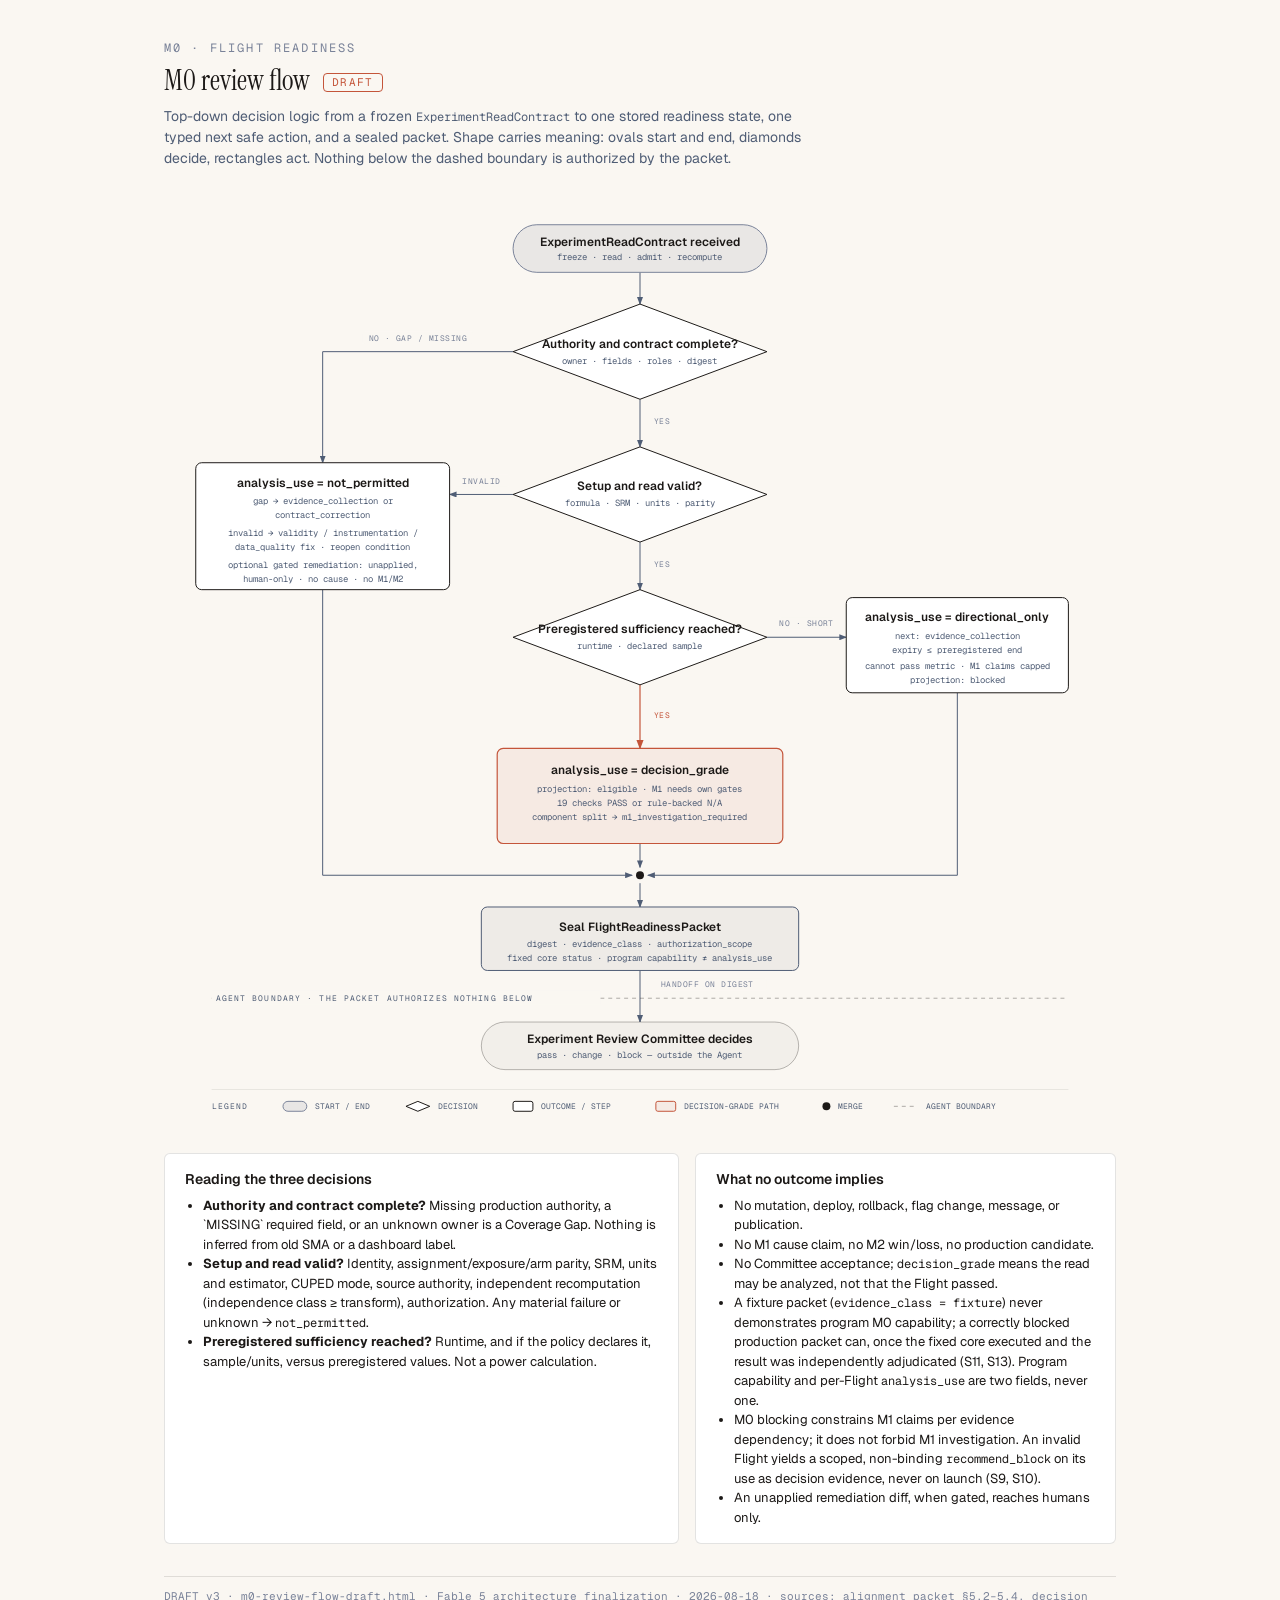
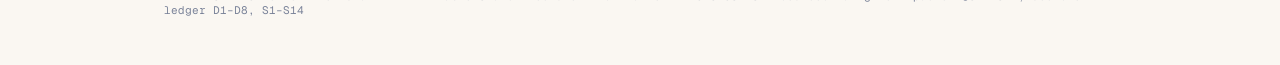
<file: docs/research/kdd-data-agent-workshop/reviews/2026-08-17-fable5-architecture-finalization/m0-review-flow-draft.html>
<!doctype html>
<html lang="en">
<head>
<meta charset="utf-8">
<meta name="viewport" content="width=device-width, initial-scale=1">
<title>M0 Flight Readiness — Review Flow (DRAFT)</title>
<link href="https://fonts.googleapis.com/css2?family=Instrument+Serif:ital@0;1&family=Geist:wght@400;500;600&family=Geist+Mono:wght@400;500;600&display=swap" rel="stylesheet">
<style>
  :root{
    --paper:#faf7f2; --ink:#1c1917; --muted:#4f5d75; --soft:#7a8399;
    --rule:rgba(28,25,23,0.12); --accent:#c4553a; --accent-tint:rgba(196,85,58,0.08);
    --sans:"Geist",system-ui,-apple-system,"Segoe UI",Helvetica,Arial,sans-serif;
    --serif:"Instrument Serif",Georgia,"Times New Roman",serif;
    --mono:"Geist Mono",ui-monospace,SFMono-Regular,Menlo,Consolas,monospace;
  }
  *{box-sizing:border-box}
  html,body{margin:0;background:var(--paper);color:var(--ink);font-family:var(--sans)}
  .page{max-width:1000px;margin:0 auto;padding:40px 24px 48px}
  .eyebrow{font-family:var(--mono);font-size:12px;letter-spacing:.18em;text-transform:uppercase;color:var(--soft);margin:0 0 8px}
  h1{font-family:var(--serif);font-weight:400;font-size:1.75rem;line-height:1.2;margin:0 0 8px}
  .sub{color:var(--muted);font-size:14px;line-height:1.5;margin:0 0 24px;max-width:72ch}
  .status{display:inline-block;font-family:var(--mono);font-size:11px;letter-spacing:.12em;text-transform:uppercase;border:1px solid var(--accent);color:var(--accent);border-radius:4px;padding:2px 8px;margin-left:8px;vertical-align:middle}
  .diagram{width:100%;overflow-x:auto}
  svg{display:block;width:100%;height:auto;min-width:560px}
  .notes{display:grid;grid-template-columns:1.1fr 0.9fr;gap:16px;margin-top:24px}
  .card{background:#fff;border:1px solid var(--rule);border-radius:6px;padding:16px 20px}
  .card h3{margin:0 0 8px;font-size:14px;font-weight:600}
  .card ul{margin:0;padding-left:18px;font-size:13px;line-height:1.5}
  code{font-family:var(--mono);font-size:12px}
  footer{margin-top:32px;padding-top:12px;border-top:1px solid var(--rule);font-family:var(--mono);font-size:11px;color:var(--soft)}
  @media (max-width:800px){.notes{grid-template-columns:1fr}}
</style>
</head>
<body>
<div class="page">
  <p class="eyebrow">M0 · Flight Readiness</p>
  <h1>M0 review flow <span class="status">Draft</span></h1>
  <p class="sub">Top-down decision logic from a frozen <code>ExperimentReadContract</code> to one stored readiness state, one typed next safe action, and a sealed packet. Shape carries meaning: ovals start and end, diamonds decide, rectangles act. Nothing below the dashed boundary is authorized by the packet.</p>

  <div class="diagram">
  <svg viewBox="0 0 960 944" xmlns="http://www.w3.org/2000/svg" role="img" aria-labelledby="t d">
    <title id="t">M0 Flight Readiness review flow</title>
    <desc id="d">Contract received; three ordered decisions: authority and contract complete, setup and read valid, preregistered sufficiency reached. Outcomes: not_permitted, directional_only, decision_grade. All outcomes seal an immutable packet reviewed by humans on its digest; the Committee decides outside the Agent.</desc>
    <defs>
      <marker id="arrow" markerWidth="8" markerHeight="6" refX="7" refY="3" orient="auto"><polygon points="0 0, 8 3, 0 6" fill="#4f5d75"/></marker>
      <marker id="arrow-accent" markerWidth="8" markerHeight="6" refX="7" refY="3" orient="auto"><polygon points="0 0, 8 3, 0 6" fill="#c4553a"/></marker>
    </defs>
    <rect width="100%" height="100%" fill="#faf7f2"/>

    <!-- arrows first -->
    <!-- start -> D1 -->
    <line x1="480" y1="80" x2="480" y2="112" stroke="#4f5d75" stroke-width="1" marker-end="url(#arrow)"/>
    <!-- D1 yes -> D2 -->
    <line x1="480" y1="208" x2="480" y2="256" stroke="#4f5d75" stroke-width="1" marker-end="url(#arrow)"/>
    <rect x="488" y="224" width="28" height="12" rx="2" fill="#faf7f2"/>
    <text x="502" y="233" font-family="'Geist Mono',ui-monospace,monospace" font-size="8" letter-spacing="0.06em" fill="#7a8399" text-anchor="middle">YES</text>
    <!-- D1 no -> NP (left then down) -->
    <polyline points="352,160 160,160 160,272" fill="none" stroke="#4f5d75" stroke-width="1" marker-end="url(#arrow)"/>
    <rect x="200" y="140" width="112" height="12" rx="2" fill="#faf7f2"/>
    <text x="256" y="149" font-family="'Geist Mono',ui-monospace,monospace" font-size="8" letter-spacing="0.06em" fill="#7a8399" text-anchor="middle">NO · GAP / MISSING</text>
    <!-- D2 no -> NP (left) -->
    <line x1="352" y1="304" x2="288" y2="304" stroke="#4f5d75" stroke-width="1" marker-end="url(#arrow)"/>
    <rect x="292" y="284" width="56" height="12" rx="2" fill="#faf7f2"/>
    <text x="320" y="293" font-family="'Geist Mono',ui-monospace,monospace" font-size="8" letter-spacing="0.06em" fill="#7a8399" text-anchor="middle">INVALID</text>
    <!-- D2 yes -> D3 -->
    <line x1="480" y1="352" x2="480" y2="400" stroke="#4f5d75" stroke-width="1" marker-end="url(#arrow)"/>
    <rect x="488" y="368" width="28" height="12" rx="2" fill="#faf7f2"/>
    <text x="502" y="377" font-family="'Geist Mono',ui-monospace,monospace" font-size="8" letter-spacing="0.06em" fill="#7a8399" text-anchor="middle">YES</text>
    <!-- D3 no -> DO (right) -->
    <line x1="608" y1="448" x2="688" y2="448" stroke="#4f5d75" stroke-width="1" marker-end="url(#arrow)"/>
    <rect x="620" y="428" width="56" height="12" rx="2" fill="#faf7f2"/>
    <text x="648" y="437" font-family="'Geist Mono',ui-monospace,monospace" font-size="8" letter-spacing="0.06em" fill="#7a8399" text-anchor="middle">NO · SHORT</text>
    <!-- D3 yes -> DG (accent) -->
    <line x1="480" y1="496" x2="480" y2="560" stroke="#c4553a" stroke-width="1.2" marker-end="url(#arrow-accent)"/>
    <rect x="488" y="520" width="28" height="12" rx="2" fill="#faf7f2"/>
    <text x="502" y="529" font-family="'Geist Mono',ui-monospace,monospace" font-size="8" letter-spacing="0.06em" fill="#c4553a" text-anchor="middle">YES</text>
    <!-- NP -> merge -->
    <polyline points="160,400 160,688 472,688" fill="none" stroke="#4f5d75" stroke-width="1" marker-end="url(#arrow)"/>
    <!-- DO -> merge -->
    <polyline points="800,504 800,688 488,688" fill="none" stroke="#4f5d75" stroke-width="1" marker-end="url(#arrow)"/>
    <!-- DG -> merge -->
    <line x1="480" y1="656" x2="480" y2="680" stroke="#4f5d75" stroke-width="1" marker-end="url(#arrow)"/>
    <!-- merge -> seal -->
    <line x1="480" y1="696" x2="480" y2="720" stroke="#4f5d75" stroke-width="1" marker-end="url(#arrow)"/>
    <!-- seal -> committee -->
    <line x1="480" y1="784" x2="480" y2="836" stroke="#4f5d75" stroke-width="1" marker-end="url(#arrow)"/>
    <rect x="488" y="792" width="120" height="12" rx="2" fill="#faf7f2"/>
    <text x="548" y="801" font-family="'Geist Mono',ui-monospace,monospace" font-size="8" letter-spacing="0.06em" fill="#7a8399" text-anchor="middle">HANDOFF ON DIGEST</text>

    <!-- agent boundary line -->
    <line x1="48" y1="812" x2="912" y2="812" stroke="rgba(28,25,23,0.35)" stroke-width="1" stroke-dasharray="4,4"/>
    <rect x="48" y="804" width="392" height="14" fill="#faf7f2"/>
    <text x="52" y="815" font-family="'Geist Mono',ui-monospace,monospace" font-size="8" letter-spacing="0.14em" fill="#4f5d75">AGENT BOUNDARY · THE PACKET AUTHORIZES NOTHING BELOW</text>

    <!-- START oval -->
    <rect x="352" y="32" width="256" height="48" rx="24" fill="#faf7f2"/>
    <rect x="352" y="32" width="256" height="48" rx="24" fill="rgba(79,93,117,0.10)" stroke="#7a8399" stroke-width="1"/>
    <text x="480" y="53" font-family="'Geist',system-ui,sans-serif" font-size="12" font-weight="600" fill="#1c1917" text-anchor="middle">ExperimentReadContract received</text>
    <text x="480" y="68" font-family="'Geist Mono',ui-monospace,monospace" font-size="9" fill="#4f5d75" text-anchor="middle">freeze · read · admit · recompute</text>

    <!-- D1 diamond -->
    <polygon points="352,160 480,112 608,160 480,208" fill="#faf7f2"/>
    <polygon points="352,160 480,112 608,160 480,208" fill="#ffffff" stroke="#1c1917" stroke-width="1"/>
    <text x="480" y="156" font-family="'Geist',system-ui,sans-serif" font-size="12" font-weight="600" fill="#1c1917" text-anchor="middle">Authority and contract complete?</text>
    <text x="480" y="172" font-family="'Geist Mono',ui-monospace,monospace" font-size="9" fill="#4f5d75" text-anchor="middle">owner · fields · roles · digest</text>

    <!-- D2 diamond -->
    <polygon points="352,304 480,256 608,304 480,352" fill="#faf7f2"/>
    <polygon points="352,304 480,256 608,304 480,352" fill="#ffffff" stroke="#1c1917" stroke-width="1"/>
    <text x="480" y="300" font-family="'Geist',system-ui,sans-serif" font-size="12" font-weight="600" fill="#1c1917" text-anchor="middle">Setup and read valid?</text>
    <text x="480" y="316" font-family="'Geist Mono',ui-monospace,monospace" font-size="9" fill="#4f5d75" text-anchor="middle">formula · SRM · units · parity</text>

    <!-- D3 diamond -->
    <polygon points="352,448 480,400 608,448 480,496" fill="#faf7f2"/>
    <polygon points="352,448 480,400 608,448 480,496" fill="#ffffff" stroke="#1c1917" stroke-width="1"/>
    <text x="480" y="444" font-family="'Geist',system-ui,sans-serif" font-size="12" font-weight="600" fill="#1c1917" text-anchor="middle">Preregistered sufficiency reached?</text>
    <text x="480" y="460" font-family="'Geist Mono',ui-monospace,monospace" font-size="9" fill="#4f5d75" text-anchor="middle">runtime · declared sample</text>

    <!-- NP rect -->
    <rect x="32" y="272" width="256" height="128" rx="6" fill="#faf7f2"/>
    <rect x="32" y="272" width="256" height="128" rx="6" fill="#ffffff" stroke="#1c1917" stroke-width="1"/>
    <text x="160" y="296" font-family="'Geist',system-ui,sans-serif" font-size="12" font-weight="600" fill="#1c1917" text-anchor="middle">analysis_use = not_permitted</text>
    <text x="160" y="314" font-family="'Geist Mono',ui-monospace,monospace" font-size="9" fill="#4f5d75" text-anchor="middle">gap → evidence_collection or</text>
    <text x="160" y="328" font-family="'Geist Mono',ui-monospace,monospace" font-size="9" fill="#4f5d75" text-anchor="middle">contract_correction</text>
    <text x="160" y="346" font-family="'Geist Mono',ui-monospace,monospace" font-size="9" fill="#4f5d75" text-anchor="middle">invalid → validity / instrumentation /</text>
    <text x="160" y="360" font-family="'Geist Mono',ui-monospace,monospace" font-size="9" fill="#4f5d75" text-anchor="middle">data_quality fix · reopen condition</text>
    <text x="160" y="378" font-family="'Geist Mono',ui-monospace,monospace" font-size="9" fill="#4f5d75" text-anchor="middle">optional gated remediation: unapplied,</text>
    <text x="160" y="392" font-family="'Geist Mono',ui-monospace,monospace" font-size="9" fill="#4f5d75" text-anchor="middle">human-only · no cause · no M1/M2</text>

    <!-- DO rect -->
    <rect x="688" y="408" width="224" height="96" rx="6" fill="#faf7f2"/>
    <rect x="688" y="408" width="224" height="96" rx="6" fill="#ffffff" stroke="#1c1917" stroke-width="1"/>
    <text x="800" y="432" font-family="'Geist',system-ui,sans-serif" font-size="12" font-weight="600" fill="#1c1917" text-anchor="middle">analysis_use = directional_only</text>
    <text x="800" y="450" font-family="'Geist Mono',ui-monospace,monospace" font-size="9" fill="#4f5d75" text-anchor="middle">next: evidence_collection</text>
    <text x="800" y="464" font-family="'Geist Mono',ui-monospace,monospace" font-size="9" fill="#4f5d75" text-anchor="middle">expiry ≤ preregistered end</text>
    <text x="800" y="480" font-family="'Geist Mono',ui-monospace,monospace" font-size="9" fill="#4f5d75" text-anchor="middle">cannot pass metric · M1 claims capped</text>
    <text x="800" y="494" font-family="'Geist Mono',ui-monospace,monospace" font-size="9" fill="#4f5d75" text-anchor="middle">projection: blocked</text>

    <!-- DG rect (focal) -->
    <rect x="336" y="560" width="288" height="96" rx="6" fill="#faf7f2"/>
    <rect x="336" y="560" width="288" height="96" rx="6" fill="rgba(196,85,58,0.08)" stroke="#c4553a" stroke-width="1.2"/>
    <text x="480" y="586" font-family="'Geist',system-ui,sans-serif" font-size="12" font-weight="600" fill="#1c1917" text-anchor="middle">analysis_use = decision_grade</text>
    <text x="480" y="604" font-family="'Geist Mono',ui-monospace,monospace" font-size="9" fill="#4f5d75" text-anchor="middle">projection: eligible · M1 needs own gates</text>
    <text x="480" y="618" font-family="'Geist Mono',ui-monospace,monospace" font-size="9" fill="#4f5d75" text-anchor="middle">19 checks PASS or rule-backed N/A</text>
    <text x="480" y="632" font-family="'Geist Mono',ui-monospace,monospace" font-size="9" fill="#4f5d75" text-anchor="middle">component split → m1_investigation_required</text>

    <!-- merge dot -->
    <circle cx="480" cy="688" r="4" fill="#1c1917"/>

    <!-- SEAL rect -->
    <rect x="320" y="720" width="320" height="64" rx="6" fill="#faf7f2"/>
    <rect x="320" y="720" width="320" height="64" rx="6" fill="rgba(28,25,23,0.05)" stroke="#4f5d75" stroke-width="1"/>
    <text x="480" y="744" font-family="'Geist',system-ui,sans-serif" font-size="12" font-weight="600" fill="#1c1917" text-anchor="middle">Seal FlightReadinessPacket</text>
    <text x="480" y="760" font-family="'Geist Mono',ui-monospace,monospace" font-size="9" fill="#4f5d75" text-anchor="middle">digest · evidence_class · authorization_scope</text>
    <text x="480" y="774" font-family="'Geist Mono',ui-monospace,monospace" font-size="9" fill="#4f5d75" text-anchor="middle">fixed core status · program capability ≠ analysis_use</text>

    <!-- END oval committee -->
    <rect x="320" y="836" width="320" height="48" rx="24" fill="#faf7f2"/>
    <rect x="320" y="836" width="320" height="48" rx="24" fill="rgba(28,25,23,0.03)" stroke="rgba(28,25,23,0.30)" stroke-width="1"/>
    <text x="480" y="857" font-family="'Geist',system-ui,sans-serif" font-size="12" font-weight="600" fill="#1c1917" text-anchor="middle">Experiment Review Committee decides</text>
    <text x="480" y="872" font-family="'Geist Mono',ui-monospace,monospace" font-size="9" fill="#4f5d75" text-anchor="middle">pass · change · block — outside the Agent</text>

    <!-- legend -->
    <line x1="48" y1="904" x2="912" y2="904" stroke="rgba(28,25,23,0.10)" stroke-width="0.8"/>
    <text x="48" y="924" font-family="'Geist Mono',ui-monospace,monospace" font-size="8" letter-spacing="0.14em" fill="#4f5d75">LEGEND</text>
    <rect x="120" y="916" width="24" height="10" rx="5" fill="rgba(79,93,117,0.10)" stroke="#7a8399" stroke-width="1"/>
    <text x="152" y="924" font-family="'Geist Mono',ui-monospace,monospace" font-size="8" fill="#4f5d75">START / END</text>
    <polygon points="256,916 268,921 256,926 244,921" fill="#ffffff" stroke="#1c1917" stroke-width="1"/>
    <text x="276" y="924" font-family="'Geist Mono',ui-monospace,monospace" font-size="8" fill="#4f5d75">DECISION</text>
    <rect x="352" y="916" width="20" height="10" rx="2" fill="#ffffff" stroke="#1c1917" stroke-width="1"/>
    <text x="380" y="924" font-family="'Geist Mono',ui-monospace,monospace" font-size="8" fill="#4f5d75">OUTCOME / STEP</text>
    <rect x="496" y="916" width="20" height="10" rx="2" fill="rgba(196,85,58,0.08)" stroke="#c4553a" stroke-width="1"/>
    <text x="524" y="924" font-family="'Geist Mono',ui-monospace,monospace" font-size="8" fill="#4f5d75">DECISION-GRADE PATH</text>
    <circle cx="668" cy="921" r="4" fill="#1c1917"/>
    <text x="680" y="924" font-family="'Geist Mono',ui-monospace,monospace" font-size="8" fill="#4f5d75">MERGE</text>
    <line x1="736" y1="921" x2="760" y2="921" stroke="rgba(28,25,23,0.35)" stroke-width="1" stroke-dasharray="4,4"/>
    <text x="768" y="924" font-family="'Geist Mono',ui-monospace,monospace" font-size="8" fill="#4f5d75">AGENT BOUNDARY</text>
  </svg>
  </div>

  <div class="notes">
    <div class="card">
      <h3>Reading the three decisions</h3>
      <ul>
        <li><strong>Authority and contract complete?</strong> Missing production authority, a `MISSING` required field, or an unknown owner is a Coverage Gap. Nothing is inferred from old SMA or a dashboard label.</li>
        <li><strong>Setup and read valid?</strong> Identity, assignment/exposure/arm parity, SRM, units and estimator, CUPED mode, source authority, independent recomputation (independence class ≥ transform), authorization. Any material failure or unknown → <code>not_permitted</code>.</li>
        <li><strong>Preregistered sufficiency reached?</strong> Runtime, and if the policy declares it, sample/units, versus preregistered values. Not a power calculation.</li>
      </ul>
    </div>
    <div class="card">
      <h3>What no outcome implies</h3>
      <ul>
        <li>No mutation, deploy, rollback, flag change, message, or publication.</li>
        <li>No M1 cause claim, no M2 win/loss, no production candidate.</li>
        <li>No Committee acceptance; <code>decision_grade</code> means the read may be analyzed, not that the Flight passed.</li>
        <li>A fixture packet (<code>evidence_class = fixture</code>) never demonstrates program M0 capability; a correctly blocked production packet can, once the fixed core executed and the result was independently adjudicated (S11, S13). Program capability and per-Flight <code>analysis_use</code> are two fields, never one.</li>
        <li>M0 blocking constrains M1 claims per evidence dependency; it does not forbid M1 investigation. An invalid Flight yields a scoped, non-binding <code>recommend_block</code> on its use as decision evidence, never on launch (S9, S10).</li>
        <li>An unapplied remediation diff, when gated, reaches humans only.</li>
      </ul>
    </div>
  </div>
  <footer>DRAFT v3 · m0-review-flow-draft.html · Fable 5 architecture finalization · 2026-08-18 · sources: alignment packet §5.2–5.4, decision ledger D1–D8, S1–S14</footer>
</div>
</body>
</html>
</file>
<file: prototypes/m0-flight-readiness-review/styles.css>
/* M0 Flight Readiness review surface — local, static, read-only.

   Visual baseline: the owner-selected iteration under
   docs/research/kdd-data-agent-workshop/prototypes/observability-review-surface/
   (owner-selected-design-contract.md and its four route references).

   Rules carried over from that contract:
     - a compact dark identity block anchors an otherwise light forensic workspace;
     - thin rules and aligned rows carry hierarchy, not elevation or rounding;
     - orange marks selection and blocked state, green marks a validated record,
       and neither colour is decorative;
     - technical sans carries navigation and explanation, monospace carries every
       identifier, timestamp, locator, digest and receipt.

   No gradient, glow, decorative motion, stock imagery or marketing composition
   is used. Nothing here is loaded over the network: fonts are system stacks and
   there is no external asset of any kind. */

:root {
  --ink: #1f2326;
  --muted: #5a5d59;
  --quiet: #74766f;
  --paper: #fbfaf7;
  --panel: #ffffff;
  --soft: #f3f1ec;
  --line: #d8d6d0;
  --line-dark: #b3b1ab;
  --accent: #c3410f;
  --accent-wash: #fff4ee;
  --ok: #14683c;
  --ok-wash: #eef6f1;
  --warn: #8a5406;
  --warn-wash: #fdf4e6;
  --sans: "Avenir Next", "Helvetica Neue", Helvetica, Arial, sans-serif;
  --mono: "SF Mono", "SFMono-Regular", Menlo, Monaco, "Cascadia Mono", Consolas, monospace;
  --rail: 232px;
}

* { box-sizing: border-box; }

/* A grid or flex child defaults to min-width:auto, which refuses to shrink
   below its content and pushes the page into a horizontal scroll. Every
   container in this layout opts out, so wide content scrolls inside its own
   .scroll box and the page body never scrolls sideways. */
.shell, .body, .split, .split > *, .decision, .decision > *,
.topbar, .topbar > *, .authority, .authority div,
.rail-group dl div, .panel, .panel > header, .filters, .inspector,
.inspector .state-line, .kv, .receipt > summary { min-width: 0; }

html {
  background: var(--paper);
  color: var(--ink);
  font-family: var(--sans);
  -webkit-text-size-adjust: 100%;
}

body { margin: 0; min-width: 320px; font-size: 13px; line-height: 1.5; }

h1, h2, h3, h4 { margin: 0; font-weight: 650; }

button { color: inherit; font: inherit; cursor: pointer; }
select { color: inherit; font: inherit; }
code, pre, kbd, samp { font-family: var(--mono); }

/* Verbatim packet bytes are shown unwrapped so a digest stays one token. Each
   block therefore scrolls inside itself; none of them may widen the page. */
pre { max-width: 100%; overflow-x: auto; }
a { color: var(--ink); }
[hidden] { display: none !important; }

:focus-visible {
  outline: 2px solid var(--accent);
  outline-offset: 2px;
}

/* Tactile feedback on press, expressed as a tone change rather than a
   transform: a dense table of expanders that nudged on every click would
   read as jitter, and a transform is the one thing reduced-motion users
   asked not to see. */
button:active, summary:active { background: var(--soft); }
.expander:active { color: var(--accent); }

.skip {
  position: fixed;
  top: -60px;
  left: 12px;
  z-index: 60;
  padding: 10px 14px;
  background: var(--ink);
  color: #fff;
  text-decoration: none;
}
.skip:focus { top: 12px; }

/* ---------------------------------------------------------------- shell */

.shell { min-height: 100dvh; padding-left: var(--rail); }

.rail {
  position: fixed;
  inset: 0 auto 0 0;
  z-index: 20;
  width: var(--rail);
  display: flex;
  flex-direction: column;
  overflow-y: auto;
  background: var(--paper);
  border-right: 1px solid var(--line);
}

.lockup {
  display: grid;
  grid-template-columns: 56px 1fr;
  align-items: stretch;
  border-bottom: 1px solid var(--line);
}
.lockup .mark {
  display: flex;
  align-items: center;
  justify-content: center;
  background: #24282b;
  color: #fff;
  font: 650 15px/1 var(--mono);
  letter-spacing: .04em;
}
.lockup > div { min-width: 0; align-self: center; padding: 12px 14px; }
.lockup strong { display: block; font: 12px var(--mono); overflow-wrap: anywhere; }
.lockup span { display: block; margin-top: 4px; color: var(--muted); font: 10px var(--mono); }

.rail-group { padding: 16px 0 14px; border-bottom: 1px solid var(--line); }
.rail-group h2 {
  margin: 0 0 10px;
  padding: 0 16px;
  color: var(--muted);
  font: 650 10px var(--mono);
  letter-spacing: .08em;
  text-transform: uppercase;
}

#scenario-list { margin: 0; padding: 0; list-style: none; }
#scenario-list button {
  width: 100%;
  padding: 9px 16px 10px;
  display: block;
  border: 0;
  border-left: 3px solid transparent;
  background: transparent;
  text-align: left;
}
#scenario-list button:hover { background: var(--soft); }
#scenario-list button[aria-current="true"] {
  border-left-color: var(--accent);
  background: var(--accent-wash);
}
#scenario-list .name { display: block; font-size: 11.5px; }
#scenario-list .use {
  display: block;
  margin-top: 3px;
  color: var(--muted);
  font: 9.5px var(--mono);
  letter-spacing: .04em;
  text-transform: uppercase;
}
#scenario-list .use.not_permitted { color: var(--accent); }
#scenario-list .use.directional_only { color: var(--warn); }
#scenario-list .use.decision_grade { color: var(--ok); }

.rail-question {
  margin: 0 0 12px;
  padding: 0 16px;
  color: var(--muted);
  font-size: 11px;
  line-height: 1.45;
}

.rail-group dl { margin: 0; padding: 0 16px; }
.rail-group dl div {
  padding: 5px 0;
  display: grid;
  grid-template-columns: 88px 1fr;
  gap: 8px;
  align-items: baseline;
}
.rail-group dl div + div { border-top: 1px solid var(--line); }
.rail-group dt { color: var(--muted); font-size: 10px; }
.rail-group dd { margin: 0; font: 10px var(--mono); overflow-wrap: anywhere; }

.rail footer {
  margin-top: auto;
  padding: 16px;
  display: grid;
  gap: 5px;
  color: var(--muted);
  font: 9.5px var(--mono);
}

/* --------------------------------------------------------------- topbar */

.body { min-width: 0; }

.topbar {
  position: sticky;
  top: 0;
  z-index: 10;
  display: grid;
  grid-template-columns: minmax(0, 1fr) minmax(300px, 420px);
  background: var(--paper);
  border-bottom: 1px solid var(--line);
}

.topbar nav { min-width: 0; }
[role="tablist"] { display: flex; overflow-x: auto; }
[role="tab"] {
  min-width: 116px;
  padding: 16px 18px 13px;
  border: 0;
  border-bottom: 3px solid transparent;
  background: transparent;
  white-space: nowrap;
  font-size: 12px;
}
[role="tab"]:hover { background: var(--soft); }
[role="tab"][aria-selected="true"] { border-bottom-color: var(--accent); font-weight: 650; }

.authority { margin: 0; display: grid; grid-template-columns: 1fr 1fr; border-left: 1px solid var(--line); }
.authority div { padding: 11px 16px; min-width: 0; }
.authority div + div { border-left: 1px solid var(--line); }
.authority dt { color: var(--muted); font-size: 9.5px; }
.authority dt code { font-size: 9.5px; }
.authority dd { margin: 6px 0 0; font: 650 13px var(--mono); letter-spacing: .02em; }
.authority dd.blocked, .authority dd.not_permitted { color: var(--accent); }
.authority dd.eligible, .authority dd.decision_grade { color: var(--ok); }
.authority dd.directional_only { color: var(--warn); }

/* ------------------------------------------------------------ workspace */

#workspace { background: var(--panel); }
.notice { padding: 24px 22px; max-width: 70ch; }
.notice h1 { font-size: 16px; }
.notice p { margin: 10px 0 0; }

.route { display: block; }
.route:focus-visible { outline-offset: -2px; }

.split { display: grid; grid-template-columns: minmax(0, 1fr) 336px; }
.split > .inspector { border-left: 1px solid var(--line); }

/* Conclusion strip: decision, why limited, next safe action. */
.decision {
  display: grid;
  grid-template-columns: minmax(0, 1.35fr) minmax(0, 1fr);
  border-bottom: 1px solid var(--line);
}
.decision > * { padding: 18px 22px 20px; min-width: 0; }
.decision > * + * { border-left: 1px solid var(--line); }

.eyebrow {
  margin: 0 0 9px;
  color: var(--muted);
  font: 650 10px var(--mono);
  letter-spacing: .08em;
  text-transform: uppercase;
}

.verdict { display: flex; flex-wrap: wrap; align-items: baseline; gap: 10px 14px; }
.verdict .value { font: 650 21px/1.15 var(--mono); letter-spacing: .01em; }
.verdict .value.not_permitted, .verdict .value.blocked { color: var(--accent); }
.verdict .value.decision_grade, .verdict .value.eligible { color: var(--ok); }
.verdict .value.directional_only { color: var(--warn); }
.verdict .origin { color: var(--muted); font-size: 10.5px; }

.derived {
  margin-top: 14px;
  padding-top: 13px;
  border-top: 1px solid var(--line);
}
.derived .rule { margin: 6px 0 0; color: var(--muted); font-size: 10.5px; }

.why { margin: 12px 0 0; max-width: 68ch; font-size: 13.5px; line-height: 1.55; }
.authority-note { margin: 12px 0 0; max-width: 68ch; color: var(--muted); font-size: 11px; }

.action dl { margin: 10px 0 0; }
.action dl div { padding: 7px 0; display: grid; grid-template-columns: 104px 1fr; gap: 10px; }
.action dl div + div { border-top: 1px solid var(--line); }
.action dt { color: var(--muted); font-size: 10.5px; }
.action dd { margin: 0; font-size: 11.5px; }
.action dd.kind { font-family: var(--mono); font-weight: 650; }

/* Generic panel. */
.panel { border-bottom: 1px solid var(--line); }
.panel > header {
  padding: 13px 22px;
  display: flex;
  flex-wrap: wrap;
  gap: 6px 16px;
  align-items: baseline;
  justify-content: space-between;
  border-bottom: 1px solid var(--line);
  background: var(--paper);
}
.panel > header h3 { font-size: 12.5px; }
.panel > header .meta { color: var(--muted); font: 10px var(--mono); }
.panel > .pad { padding: 16px 22px 20px; }
.panel > .pad > p { margin: 0 0 10px; max-width: 74ch; }
.panel > .pad > p:last-child { margin-bottom: 0; }

/* Tables.

   A dense evidence table scrolls inside its own container rather than widening
   the page. The min-width is what makes that true: without it the table
   compresses until identifiers break mid-word, which is unreadable and is not
   the same as being scrollable. */
.scroll { max-width: 100%; overflow-x: auto; }
table { width: 100%; min-width: 860px; border-collapse: collapse; font-size: 11.5px; }
caption { padding: 10px 22px; color: var(--muted); font-size: 10.5px; text-align: left; }
th, td { padding: 8px 12px; text-align: left; vertical-align: top; border-bottom: 1px solid var(--line); }
th {
  position: sticky;
  top: 0;
  background: var(--paper);
  color: var(--muted);
  font: 650 9.5px var(--mono);
  letter-spacing: .06em;
  text-transform: uppercase;
  white-space: nowrap;
}
th:first-child, td:first-child { padding-left: 22px; min-width: 190px; }
th:last-child, td:last-child { padding-right: 22px; }
td.mono, td .mono { font-family: var(--mono); font-size: 10.5px; }
/* Digests and receipt ids have no break points, so they may break anywhere.
   A check title is prose and must not. */
td.mono, td .mono.break, .kv dd, .receipt .rid { overflow-wrap: anywhere; }
td:first-child .mono { overflow-wrap: normal; word-break: normal; }
/* A short enum is one token. Breaking "derivation" into "deriv/ation" to save
   forty pixels costs more legibility than the scroll it avoids. */
td.token { white-space: nowrap; overflow-wrap: normal; }
tbody tr.detail > td { background: var(--paper); }
/* A blocking row is marked by a rule, not by elevation. The stylesheet
   contains no box-shadow, no gradient and no keyframe anywhere. */
tbody tr.blocking > td:first-child { border-left: 3px solid var(--accent); padding-left: 19px; }

.outcome {
  display: inline-block;
  padding: 1px 6px 2px;
  border: 1px solid var(--line-dark);
  font: 650 9.5px var(--mono);
  letter-spacing: .05em;
}
.outcome.PASS { border-color: var(--ok); color: var(--ok); background: var(--ok-wash); }
.outcome.FAIL { border-color: var(--accent); color: var(--accent); background: var(--accent-wash); }
.outcome.MISSING, .outcome.UNKNOWN { border-color: var(--warn); color: var(--warn); background: var(--warn-wash); }

/* A typed absence is a fact the packet records, not an alarm. It is shown
   literally and marked as unresolved by an underline, but it does not spend the
   accent colour: orange stays reserved for a blocked state and a contradiction,
   and a page where every MISSING is orange has no accent left. */
.absent {
  color: var(--muted);
  font-family: var(--mono);
  font-size: 10.5px;
  text-decoration: underline dotted var(--line-dark);
  text-underline-offset: 3px;
}

.expander {
  padding: 0;
  border: 0;
  background: transparent;
  font: 650 10.5px var(--mono);
  text-align: left;
}
.expander::before { content: "+ "; color: var(--accent); }
.expander[aria-expanded="true"]::before { content: "\2212 "; }

.kv { margin: 0; display: grid; grid-template-columns: max-content minmax(0, 1fr); gap: 6px 16px; }
.kv dt { color: var(--muted); font-size: 10.5px; }
.kv dd { margin: 0; font: 10.5px var(--mono); overflow-wrap: anywhere; }

/* Receipts. */
.receipt { border: 1px solid var(--line); background: var(--panel); }
.receipt + .receipt { margin-top: 14px; }
.receipt > summary {
  padding: 12px 16px;
  display: flex;
  flex-wrap: wrap;
  gap: 4px 14px;
  align-items: baseline;
  justify-content: space-between;
  cursor: pointer;
  background: var(--paper);
  list-style: none;
}
.receipt > summary::-webkit-details-marker { display: none; }
.receipt > summary::before { content: "+"; color: var(--accent); font: 650 12px var(--mono); }
.receipt[open] > summary::before { content: "\2212"; }
.receipt[open] > summary { border-bottom: 1px solid var(--line); }
.receipt > summary .title { flex: 1 1 auto; font-size: 12px; font-weight: 650; }
.receipt > summary .rid { font: 10.5px var(--mono); color: var(--muted); overflow-wrap: anywhere; }
.receipt .inner { padding: 14px 16px 16px; }
.receipt .inner h4 { margin: 14px 0 8px; color: var(--muted); font: 650 9.5px var(--mono); letter-spacing: .06em; text-transform: uppercase; }
.receipt .inner h4:first-child { margin-top: 0; }
.receipt pre {
  margin: 0;
  padding: 12px;
  overflow-x: auto;
  border: 1px solid var(--line);
  background: var(--paper);
  font-size: 10.5px;
  line-height: 1.5;
}

/* Neutral on purpose. This callout marks the path to the proof, which is not a
   blocked state, and orange that appears on a decision_grade screen would read
   as an alarm. The accent stays reserved for selection, contradiction and
   blocked state. */
.reach {
  margin: 0 0 14px;
  padding: 9px 12px;
  border-left: 3px solid var(--line-dark);
  background: var(--soft);
  color: var(--muted);
  font-size: 11px;
}

/* Inspector column. */
.inspector { min-width: 0; }
.inspector section { padding: 16px 20px 18px; border-bottom: 1px solid var(--line); }
.inspector section:last-child { border-bottom: 0; }
.inspector h3 {
  margin: 0 0 11px;
  color: var(--muted);
  font: 650 9.5px var(--mono);
  letter-spacing: .07em;
  text-transform: uppercase;
}
.inspector .kv { grid-template-columns: 108px minmax(0, 1fr); gap: 8px 12px; }
.inspector .state-line { display: flex; gap: 8px; align-items: baseline; justify-content: space-between; padding: 6px 0; }
.inspector .state-line + .state-line { border-top: 1px solid var(--line); }
.inspector .state-line b { font: 650 10.5px var(--mono); }
.inspector .state-line b.flag { color: var(--accent); }
.inspector .state-line b.clear { color: var(--ok); }
.inspector .state-line span { color: var(--muted); font-size: 10.5px; }

/* Filters — read-only view controls. */
.filters {
  display: flex;
  flex-wrap: wrap;
  gap: 10px 18px;
  align-items: center;
  padding: 12px 22px;
  border-bottom: 1px solid var(--line);
  background: var(--paper);
}
.filters label { display: flex; gap: 7px; align-items: center; font-size: 11px; }
.filters select { padding: 4px 6px; border: 1px solid var(--line-dark); background: var(--panel); font-size: 11px; }
.filters .count { margin-left: auto; color: var(--muted); font: 10.5px var(--mono); }
.filters .ro { color: var(--muted); font-size: 10.5px; }

/* Boundaries. */
.boundaries { margin: 0; padding: 0; list-style: none; max-width: 82ch; }
.boundaries li { padding: 10px 0; display: grid; grid-template-columns: 22px 1fr; gap: 10px; font-size: 12.5px; }
.boundaries li + li { border-top: 1px solid var(--line); }
.boundaries li .no { color: var(--accent); font: 650 11px var(--mono); }

.gap-empty { color: var(--muted); font-size: 12px; }

/* ------------------------------------------------------------ responsive */

@media (max-width: 1180px) {
  .split { grid-template-columns: minmax(0, 1fr); }
  .split > .inspector { border-left: 0; border-top: 1px solid var(--line); }
}

@media (max-width: 900px) {
  .decision { grid-template-columns: minmax(0, 1fr); }
  .decision > * + * { border-left: 0; border-top: 1px solid var(--line); }
  .topbar { grid-template-columns: minmax(0, 1fr); }
  .authority { border-left: 0; border-top: 1px solid var(--line); }
}

@media (max-width: 760px) {
  .shell { padding-left: 0; }
  /* Label-above-value: an ISO interval or a digest will not share a 390px row
     with its label without either clipping or breaking mid-token. */
  .rail-group dl div { grid-template-columns: minmax(0, 1fr); gap: 3px; }
  .authority { grid-template-columns: minmax(0, 1fr); }
  .authority div + div { border-left: 0; border-top: 1px solid var(--line); }
  .action dl div { grid-template-columns: minmax(0, 1fr); gap: 3px; }
  .kv, .inspector .kv { grid-template-columns: minmax(0, 1fr); gap: 3px 0; }
  .kv dd { margin-bottom: 7px; }
  .rail {
    position: static;
    width: auto;
    border-right: 0;
    border-bottom: 1px solid var(--line);
  }
  .rail-group { padding-bottom: 12px; }
  #scenario-list { display: flex; overflow-x: auto; }
  #scenario-list li { flex: 0 0 auto; }
  #scenario-list button {
    width: auto;
    min-width: 168px;
    border-left: 0;
    border-bottom: 3px solid transparent;
  }
  #scenario-list button[aria-current="true"] { border-left-color: transparent; border-bottom-color: var(--accent); }
  .rail footer { padding-top: 12px; }
  th:first-child, td:first-child { padding-left: 16px; }
  th:last-child, td:last-child { padding-right: 16px; }
  .decision > * { padding: 16px; }
  .panel > header, .panel > .pad, .filters, .inspector section { padding-left: 16px; padding-right: 16px; }
  caption { padding-left: 16px; padding-right: 16px; }
}

@media (prefers-reduced-motion: reduce) {
  *, *::before, *::after {
    animation-duration: 0.001ms !important;
    animation-iteration-count: 1 !important;
    transition-duration: 0.001ms !important;
    scroll-behavior: auto !important;
  }
}

@media print {
  .rail, .topbar { position: static; }
  .receipt > summary { break-inside: avoid; }
}
</file>
<file: docs/research/kdd-data-agent-workshop/prototypes/observability-review-surface/styles.css>
/* PROTOTYPE / THROWAWAY — synthetic, read-only forensic workspace. */
:root {
  --ink: #1f2326;
  --muted: #656864;
  --quiet: #898b87;
  --paper: #fbfaf7;
  --panel: #ffffff;
  --soft: #f3f1ec;
  --line: #d8d6d0;
  --line-dark: #bdbbb5;
  --accent: #ef5a24;
  --accent-wash: #fff6f1;
  --ok: #16834a;
  --warn: #c97916;
  --danger: #d9382c;
  --sans: "Avenir Next", "Helvetica Neue", Arial, sans-serif;
  --mono: "SF Mono", "SFMono-Regular", Menlo, Monaco, monospace;
}

* { box-sizing: border-box; }
html { background: var(--paper); color: var(--ink); font-family: var(--sans); }
body { margin: 0; min-width: 320px; }
button, select, input { color: inherit; font: inherit; }
button { cursor: pointer; }
button:disabled, select:disabled { cursor: not-allowed; opacity: .52; }
[hidden] { display: none !important; }
button:focus-visible, a:focus-visible, select:focus-visible, input:focus-visible, summary:focus-visible { outline: 2px solid var(--accent); outline-offset: 2px; }
svg { width: 17px; height: 17px; fill: none; stroke: currentColor; stroke-width: 1.6; }
code, pre, kbd { font-family: var(--mono); }
.skip { position: fixed; top: -50px; left: 10px; z-index: 100; background: var(--ink); color: white; padding: 9px 12px; text-decoration: none; }
.skip:focus { top: 10px; }

/* Shared shell — copied from the selected light forensic references. */
.app-shell { min-height: 100dvh; padding-left: 220px; }
.context-rail { position: fixed; inset: 0 auto 0 0; z-index: 20; width: 220px; display: flex; flex-direction: column; background: var(--paper); border-right: 1px solid var(--line); }
.case-lockup { height: 64px; display: grid; grid-template-columns: 76px 1fr; border-bottom: 1px solid var(--line); }
.mark { display: flex; align-items: center; justify-content: center; gap: 1px; color: white; background: #24282b; text-decoration: none; font-size: 24px; }
.mark i { width: 14px; height: 14px; border: 2px solid var(--accent); border-radius: 50%; }
.case-lockup > div { min-width: 0; align-self: center; padding: 0 15px; }
.case-lockup strong, .case-lockup span { display: block; }
.case-lockup strong { font: 13px var(--mono); }
.case-lockup span { margin-top: 4px; overflow: hidden; font-size: 10px; text-overflow: ellipsis; white-space: nowrap; }
.rail-group { padding: 15px 11px 13px; border-bottom: 1px solid var(--line); }
.rail-group h2 { margin: 0; padding: 0 9px 8px; color: var(--muted); font: 9px var(--mono); letter-spacing: .07em; }
.rail-group button { width: 100%; height: 34px; padding: 0 8px; display: grid; grid-template-columns: 23px 1fr auto; align-items: center; border: 0; background: transparent; text-align: left; font-size: 11px; }
.rail-group button b { font-weight: 400; }
.rail-group button em { font: 9px var(--mono); font-style: normal; }
.rail-group.routes button { height: 40px; }
.rail-group.routes button.active { width: calc(100% + 22px); margin-left: -11px; padding-left: 16px; border-left: 3px solid var(--accent); background: #f4eee9; font-weight: 650; }
.rail-group.routes kbd { opacity: 0; font-size: 8px; }
.rail-case { padding: 17px 20px; border-bottom: 1px solid var(--line); }
.rail-case h2, .rail-path h2 { margin: 0 0 13px; color: var(--muted); font: 9px var(--mono); letter-spacing: .07em; }
.rail-case strong, .rail-case span { display: block; }
.rail-case strong { font: 13px var(--mono); }
.rail-case span { margin-top: 5px; font-size: 10px; }
.rail-path { padding: 17px 20px 13px; border-bottom: 1px solid var(--line); }
.rail-path > div { position: relative; min-height: 88px; padding-left: 30px; display: grid; align-content: start; gap: 5px; font-size: 10px; }
.rail-path > div:not(:last-child)::after { content: ""; position: absolute; left: 8px; top: 18px; bottom: 0; width: 1px; background: var(--line-dark); }
.rail-path i { position: absolute; left: 0; top: 1px; z-index: 2; width: 18px; height: 18px; border: 4px solid var(--paper); border-radius: 50%; background: var(--ink); box-shadow: 0 0 0 1px var(--ink); }
.rail-path .current i { background: var(--paper); box-shadow: 0 0 0 2px var(--accent); }
.rail-path span, .rail-path small { font-family: var(--mono); }
.rail-path small { color: var(--muted); }
.rail-facts { padding: 16px 20px; }
.rail-facts div { min-height: 29px; display: grid; grid-template-columns: 85px 1fr; align-items: center; font-size: 8px; }
.rail-facts .accent { color: var(--accent); }
.rail-claims { padding-left: 0; padding-right: 0; }
.rail-claims h2 { padding-left: 20px; }
.rail-claims button { height: 78px; padding: 10px 18px; grid-template-columns: 22px 1fr; align-items: start; }
.rail-claims button > span { display: grid; gap: 4px; font-size: 9px; }
.rail-claims button strong, .rail-claims button small { display: block; font: 9px var(--mono); }
.rail-claims button small { color: var(--muted); }
.rail-claims button.active { border-left: 3px solid var(--accent); background: var(--accent-wash); }
.rail-claims button.active > b, .rail-claims button.active small { color: var(--accent); }
.context-rail footer { margin: auto 19px 22px; display: grid; gap: 5px; font: 8px var(--mono); }
.context-rail footer span { color: var(--muted); }
.app-body { min-width: 0; }
.topbar { height: 64px; display: grid; grid-template-columns: minmax(430px, 1fr) 490px; position: relative; z-index: 10; background: var(--paper); border-bottom: 1px solid var(--line); }
.topbar nav { display: flex; align-items: stretch; padding-left: 8px; }
.topbar nav button { min-width: 112px; display: flex; align-items: center; justify-content: center; gap: 8px; border: 0; border-bottom: 3px solid transparent; background: transparent; font-size: 11px; }
.topbar nav button.active { border-bottom-color: var(--accent); font-weight: 650; }
.topbar dl { margin: 0; display: grid; grid-template-columns: 1fr 1.45fr; border-left: 1px solid var(--line); }
.topbar dl div { padding: 12px 20px; }
.topbar dl div + div { border-left: 1px solid var(--line); }
.topbar dt { color: var(--muted); font-size: 8px; }
.topbar dd { margin: 6px 0 0; color: var(--accent); font-size: 13px; font-weight: 650; }
#workspace { min-width: 0; background: var(--panel); }
.mobile-case, .mobile-routes { display: none; }

/* Review */
.review-layout { display: grid; grid-template-columns: minmax(0, 1fr) 300px; border-bottom: 1px solid var(--line); }
.review-core { min-width: 0; }
.conclusion-strip { min-height: 96px; display: grid; grid-template-columns: minmax(300px, 1fr) 510px; align-items: stretch; border-bottom: 1px solid var(--line); }
.conclusion-strip > div { padding: 17px 20px; }
.conclusion-strip > div span, .conclusion-strip > div strong { display: block; }
.conclusion-strip > div span { color: var(--muted); font: 9px var(--mono); text-transform: uppercase; }
.conclusion-strip > div strong { max-width: 650px; margin-top: 10px; font-size: 15px; line-height: 1.4; }
.conclusion-strip dl { margin: 0; display: grid; grid-template-columns: repeat(3, 1fr); border-left: 1px solid var(--line); }
.conclusion-strip dl div { padding: 17px 13px; }
.conclusion-strip dl div + div { border-left: 1px solid var(--line); }
.conclusion-strip dt { color: var(--muted); font-size: 8px; }
.conclusion-strip dd { margin: 8px 0 0; font: 10px var(--mono); overflow-wrap: anywhere; }
.evidence-matrix { display: grid; grid-template-columns: 1fr 1fr; }
.evidence-matrix article { min-height: 238px; position: relative; border-bottom: 1px solid var(--line); }
.evidence-matrix article:nth-child(odd) { border-right: 1px solid var(--line); }
.evidence-matrix article > header { height: 45px; display: flex; align-items: center; justify-content: space-between; padding: 0 18px; border-bottom: 1px solid var(--line); }
.evidence-matrix article > header strong { font-size: 11px; }
.evidence-matrix article > header span { color: var(--muted); font: 9px var(--mono); }
.evidence-matrix article > button { width: 100%; min-height: 192px; padding: 17px 20px 13px; display: block; border: 0; background: transparent; text-align: left; }
.evidence-matrix article > button b { display: block; font-size: 14px; }
.evidence-matrix article > button p { max-width: 62ch; margin: 8px 0 14px; color: #424543; font-size: 11px; line-height: 1.55; }
.evidence-matrix article > button code { font-size: 9px; }
.evidence-matrix article > button pre { margin: 13px 0 9px; padding: 10px 0; overflow: hidden; border: 0; border-top: 1px solid var(--line); background: transparent; font: 8px/1.55 var(--mono); white-space: pre-wrap; }
.metric-table { margin: 13px 0 7px; display: grid; grid-template-columns: 1.25fr 1fr 1fr; border-top: 1px solid var(--line); font: 8px var(--mono); }
.metric-table > * { min-height: 25px; padding: 7px 4px; border-bottom: 1px solid var(--line); }
.metric-table > *:nth-child(3n+2), .metric-table > *:nth-child(3n+3) { text-align: right; }
.mini-facts { margin: 13px 0 3px; }
.mini-facts div { min-height: 24px; display: grid; grid-template-columns: 115px 1fr; align-items: center; font: 8px var(--mono); }
.mini-facts dt { color: var(--muted); }
.mini-facts dd { margin: 0; }
.evidence-matrix article > button footer { margin-top: 10px; padding-top: 9px; display: flex; justify-content: space-between; border-top: 1px solid var(--line); color: var(--muted); font: 8px var(--mono); }
.evidence-matrix article > button footer em { color: var(--ok); font-style: normal; }
.evidence-matrix article > button footer em.warn { color: var(--warn); }
.evidence-matrix .contradiction { box-shadow: inset 3px 0 0 var(--accent); background: #fffdfb; }
.evidence-matrix .contradiction header span, .evidence-matrix .contradiction button b { color: var(--danger); }
.evidence-matrix .next-action .action-link { display: flex; align-items: center; justify-content: space-between; padding-top: 16px; border-top: 1px solid var(--line); color: var(--accent); font-size: 11px; font-weight: 650; }
.evidence-matrix .next-action .action-link i { font-size: 20px; font-style: normal; }
.case-inspector { border-left: 1px solid var(--line); background: var(--paper); }
.case-inspector h2 { height: 43px; margin: 0; padding: 15px 17px 0; border-bottom: 1px solid var(--line); font: 10px var(--mono); }
.case-inspector > div { min-height: 41px; padding: 10px 17px; display: grid; grid-template-columns: 120px 1fr; align-items: center; border-bottom: 1px solid var(--line); font-size: 9px; }
.case-inspector > div b { color: var(--muted); }
.case-inspector > div span { font-family: var(--mono); overflow-wrap: anywhere; }
.case-inspector > p { margin: 0; padding: 15px 17px; color: var(--muted); font: 9px/1.55 var(--mono); }
.proof-dock { padding: 14px 20px 20px; }
.proof-dock > header { height: 37px; display: flex; align-items: center; gap: 18px; border-bottom: 1px solid var(--line-dark); }
.proof-dock h2 { margin: 0; font: 10px var(--mono); }
.proof-dock > header span { color: var(--muted); font-size: 9px; }
.proof-head, .proof-dock > button { display: grid; grid-template-columns: 55px minmax(320px, 1.5fr) 100px 150px 70px 145px 70px; align-items: center; }
.proof-head { min-height: 30px; border-bottom: 1px solid var(--line); color: var(--muted); font: 8px var(--mono); }
.proof-head span, .proof-dock > button > * { padding: 0 8px; }
.proof-dock > button { width: 100%; min-height: 25px; border: 0; border-bottom: 1px solid var(--line); background: transparent; text-align: left; font-size: 8px; }
.proof-dock > button span:nth-last-child(3), .proof-dock > button span:last-child { color: var(--ok); font-weight: 650; }
.proof-dock > button code { font-size: 8px; }

/* Claims / graph */
.claims-layout { height: calc(100dvh - 64px); min-height: 690px; display: grid; grid-template-columns: minmax(720px, 1fr) 390px; }
.claim-column { border-right: 1px solid var(--line); background: var(--paper); }
.claim-column > header { height: 64px; padding: 0 18px; display: flex; align-items: center; justify-content: space-between; border-bottom: 1px solid var(--line); font-size: 10px; }
.claim-column > header span { color: var(--muted); }
.claim-column > button { width: 100%; height: 105px; padding: 16px 19px; display: grid; gap: 5px; border: 0; border-bottom: 1px solid var(--line); background: transparent; text-align: left; }
.claim-column > button span { font: 10px var(--mono); }
.claim-column > button strong { font-size: 12px; }
.claim-column > button em, .claim-column > button small { font: 9px var(--mono); font-style: normal; }
.claim-column > button.active { border-left: 3px solid var(--accent); padding-left: 16px; background: var(--accent-wash); }
.claim-column > button.active small { color: var(--danger); }
.graph-workbench { min-width: 0; display: grid; grid-template-rows: 64px 57px minmax(470px, 1fr) 74px; }
.graph-title { padding: 0 18px; display: flex; align-items: center; justify-content: space-between; border-bottom: 1px solid var(--line); }
.graph-title h1 { margin: 0; font-size: 15px; }
.graph-title p { margin: 3px 0 0; color: var(--muted); font-size: 9px; }
.graph-title button, .graph-controls button, .graph-controls select { height: 32px; border: 1px solid var(--line); background: var(--paper); font-size: 9px; }
.graph-title > div:last-child { display: flex; gap: 9px; }
.graph-title button { padding: 0 13px; }
.graph-title button[aria-pressed="true"], .graph-controls button[aria-pressed="true"] { border-color: var(--accent); color: var(--accent); background: var(--accent-wash); }
.graph-controls { padding: 0 13px; display: flex; gap: 10px; align-items: center; border-bottom: 1px solid var(--line); background: var(--panel); }
.graph-controls button { padding: 0 11px; }
.graph-controls label { display: flex; align-items: center; gap: 5px; color: var(--muted); font-size: 8px; }
.graph-controls select { min-width: 86px; padding: 0 6px; }
.graph-path-status { margin: 0 0 0 auto; color: var(--muted); font: 8px var(--mono); }
.graph-stage { position: relative; min-height: 0; overflow: hidden; background: var(--paper); }
.graph-stage .band { position: absolute; left: 13px; right: 13px; height: 21.5%; border: 1px solid var(--line); background: rgba(255,255,255,.55); }
.graph-stage .band span { position: absolute; top: 8px; left: 10px; color: var(--muted); font: 8px var(--mono); }
.graph-stage .observation { top: 1.5%; }
.graph-stage .authority { top: 25.5%; }
.graph-stage .judgment { top: 49.5%; }
.graph-stage .conclusion { top: 73.5%; }
.graph-stage > svg { position: absolute; inset: 0; width: 100%; height: 100%; overflow: visible; pointer-events: none; }
.graph-stage > svg path { fill: none; stroke: #555a58; stroke-width: .18; vector-effect: non-scaling-stroke; }
.graph-stage > svg path.risk { stroke: var(--accent); }
.graph-stage > svg marker path { fill: #555a58; stroke: none; }
.graph-node { position: absolute; left: var(--x); top: var(--y); z-index: 2; width: 18.5%; min-height: 74px; padding: 10px 10px; display: grid; gap: 5px; border: 1px solid var(--line-dark); border-radius: 2px; background: white; text-align: left; transition: transform .18s ease, opacity .18s ease; }
.graph-node small { font: 8px var(--mono); }
.graph-node b { font-size: 10px; }
.graph-node span { font: 8px/1.35 var(--mono); }
.graph-node.selected { border-color: var(--accent); box-shadow: 0 0 0 1px var(--accent); }
.edge-labels span { position: absolute; left: var(--x); top: var(--y); z-index: 3; padding: 2px 4px; background: var(--paper); font: 7px var(--mono); }
.graph-stage.risk-only .graph-node:not(.conflict):not(.metric):not(.recommend) { opacity: .16; }
.graph-stage.path-answer .graph-node:not(.path-answer), .graph-stage.path-evidence .graph-node:not(.path-evidence) { opacity: .14; }
.graph-stage.collapsed .surface, .graph-stage.collapsed .query, .graph-stage.collapsed .runtime { opacity: 0; pointer-events: none; }
.graph-stage.relayout .graph-node { transform: translateY(6px); }
.graph-legend { padding: 12px 15px; display: grid; grid-template-columns: 1fr 1fr; gap: 18px; border-top: 1px solid var(--line); font: 8px var(--mono); }
.graph-legend div { display: flex; flex-wrap: wrap; gap: 9px 18px; }
.graph-legend b { width: 100%; }
.graph-legend .risk { color: var(--accent); }
.evidence-inspector { min-width: 0; overflow: auto; border-left: 1px solid var(--line); background: var(--paper); }
.evidence-inspector > header { height: 64px; padding: 0 16px; display: flex; align-items: center; justify-content: space-between; border-bottom: 1px solid var(--line); }
.evidence-inspector h2 { margin: 0; font: 10px var(--mono); }
.evidence-inspector header button { border: 0; background: transparent; font-size: 22px; }
.inspector-title { padding: 17px 16px 15px; border-bottom: 1px solid var(--line); }
.inspector-title span { color: var(--accent); font: 8px var(--mono); }
.inspector-title strong { display: block; margin-top: 10px; font: 18px var(--mono); }
.inspector-title p { margin: 4px 0 0; font-size: 10px; }
.evidence-inspector dl { margin: 0; }
.evidence-inspector dl div { min-height: 46px; padding: 10px 16px; display: grid; grid-template-columns: 93px 1fr; align-items: start; border-bottom: 1px solid var(--line); font-size: 8px; }
.evidence-inspector dt { font-weight: 650; }
.evidence-inspector dd { margin: 0; font-family: var(--mono); line-height: 1.45; overflow-wrap: anywhere; }
.evidence-inspector > h3 { margin: 0; padding: 12px 16px 8px; border-bottom: 1px solid var(--line); font: 9px var(--mono); }
.exact-locator { display: block; padding: 12px 16px 0; font-size: 8px; line-height: 1.5; overflow-wrap: anywhere; }
.inspector-action { width: calc(100% - 32px); height: 42px; margin: 16px; border: 1px solid var(--line-dark); background: white; font-size: 10px; }
.claim-boundary { margin: 16px; padding: 12px 0; border-top: 1px solid var(--line); color: var(--muted); font: 8px/1.55 var(--mono); }

/* Verify */
.verify-layout { min-height: calc(100dvh - 64px); display: grid; grid-template-columns: minmax(720px, 1fr) 375px; }
.verify-workspace { min-width: 0; padding: 0 20px 22px; }
.breadcrumb { height: 42px; display: flex; align-items: center; gap: 9px; border-bottom: 1px solid var(--line); font: 9px var(--mono); }
.breadcrumb span { color: var(--accent); }
.authority-strip { display: grid; grid-template-columns: 1.05fr 1.05fr 1.15fr 1.15fr .75fr; border: 1px solid var(--line-dark); background: var(--paper); }
.authority-strip div { min-height: 59px; padding: 12px 11px; border-right: 1px solid var(--line); }
.authority-strip div:nth-child(n+6) { border-top: 1px solid var(--line); }
.authority-strip div:nth-child(6) { grid-column: span 2; }
.authority-strip div:nth-child(7), .authority-strip div:nth-child(8) { grid-column: span 1; }
.authority-strip span, .authority-strip code { display: block; }
.authority-strip span { color: var(--muted); font-size: 8px; }
.authority-strip code { margin-top: 7px; font-size: 9px; overflow-wrap: anywhere; }
.verify-tabs { height: 53px; display: flex; align-items: stretch; border-bottom: 1px solid var(--line); }
.verify-tabs > button { min-width: 78px; border: 0; border-bottom: 3px solid transparent; background: transparent; font-size: 10px; }
.verify-tabs > button.active { border-color: var(--accent); font-weight: 650; }
.verify-tabs > button small { display: block; margin-top: 3px; font: 6px var(--mono); }
.verify-tabs label { margin-left: auto; display: flex; align-items: center; gap: 8px; color: var(--muted); font-size: 8px; }
.verify-tabs select { height: 31px; border: 1px solid var(--line); background: var(--paper); font-size: 9px; }
.verify-control-status { height: 24px; margin: 0; padding: 7px 9px 0; color: var(--muted); background: var(--paper); font: 7px var(--mono); }
#verify-code:focus, #verify-diff:focus, #verify-receipts:focus { outline: 2px solid var(--accent); outline-offset: -2px; }
.code-compare { display: grid; grid-template-columns: 1fr 1fr; border: 1px solid var(--line-dark); border-top: 0; }
.code-compare article { min-width: 0; display: grid; grid-template-rows: 43px 38px minmax(340px, 1fr) 56px; }
.code-compare article + article { border-left: 1px solid var(--line-dark); }
.code-compare article > header { padding: 0 12px; display: flex; align-items: center; justify-content: space-between; border-bottom: 1px solid var(--line); background: var(--paper); }
.code-compare article > header strong { font: 11px var(--mono); }
.code-compare article > header span { padding: 4px 6px; background: #eee; font: 7px var(--mono); }
.code-compare article > header .applied { color: var(--ok); background: #e7f4eb; }
.code-location { padding: 0 10px; display: flex; align-items: center; justify-content: space-between; border-bottom: 1px solid var(--line); font-size: 7px; }
.code-location code { font-size: 8px; }
.code-pane { min-width: 0; padding: 18px 0; overflow: auto; background: white; font: 10px/1.7 var(--mono); white-space: pre; }
.code-pane > code { min-width: max-content; padding: 0 14px; display: block; }
.code-pane > code > span { width: 38px; display: inline-block; color: var(--muted); }
.code-pane > code.removed { background: #fff0ec; }
.code-pane > code.added { background: #edf7ee; }
.code-compare .candidate .code-pane { background: #fffaf7; }
.code-compare article > footer { display: grid; grid-template-columns: 1fr 1fr; border-top: 1px solid var(--line); }
.code-compare article > footer div { padding: 9px 10px; }
.code-compare article > footer div + div { border-left: 1px solid var(--line); }
.code-compare article > footer span, .code-compare article > footer code { display: block; }
.code-compare article > footer span { color: var(--muted); font-size: 7px; }
.code-compare article > footer code { margin-top: 6px; font-size: 8px; }
.candidate footer code, .candidate header span { color: var(--accent); }
.verification-log { display: grid; grid-template-columns: 1fr 1fr; border: 1px solid var(--line-dark); border-top: 0; }
.verification-log > div { min-height: 68px; padding: 12px; display: grid; grid-template-columns: 110px 1fr; gap: 5px; align-content: center; font-size: 8px; }
.verification-log > div + div { border-left: 1px solid var(--line); }
.verification-log span { color: var(--muted); }
.verification-log code { font-size: 11px; }
.verification-log small { grid-column: 2; color: var(--muted); }
.diff-status { min-height: 55px; padding: 0 13px; display: flex; align-items: center; gap: 35px; border: 1px solid var(--line-dark); border-top: 0; font-size: 9px; }
.diff-status strong { white-space: nowrap; }
.diff-status code { padding: 4px 6px; color: var(--accent); background: #eee; }
.provenance { border-left: 1px solid var(--line); background: var(--paper); }
.provenance > h2 { height: 43px; margin: 0; padding: 15px 15px 0; border-bottom: 1px solid var(--line); font: 10px var(--mono); }
.receipt, .acl, .redacted { margin: 12px; border: 1px solid var(--line); background: white; }
.receipt header { height: 40px; padding: 0 11px; display: flex; align-items: center; justify-content: space-between; border-bottom: 1px solid var(--line); font-size: 9px; }
.receipt header em { padding: 4px 8px; border-radius: 10px; color: var(--ok); background: #e6f3e9; font-style: normal; }
.receipt > div, .acl > div { min-height: 34px; padding: 8px 11px; display: grid; grid-template-columns: 92px 1fr; font-size: 8px; }
.receipt code, .acl code { overflow-wrap: anywhere; }
.acl h3, .redacted h3 { margin: 0; padding: 11px; border-bottom: 1px solid var(--line); font: 9px var(--mono); }
.redacted { padding-bottom: 11px; }
.redacted > code, .redacted p { display: block; margin: 11px; font-size: 8px; overflow-wrap: anywhere; }
.redacted p { color: var(--muted); line-height: 1.45; }
.redacted button { height: 31px; margin-left: 11px; border: 1px solid var(--line-dark); background: var(--paper); font-size: 8px; }

/* Trace */
.trace-layout { min-height: calc(100dvh - 96px); display: grid; grid-template-columns: minmax(710px, 1fr) 410px; }
.trace-workspace { min-width: 0; padding: 18px 18px 0; }
.trace-warning { min-height: 82px; padding: 13px 17px; display: flex; align-items: center; gap: 17px; border: 1px solid var(--accent); background: var(--accent-wash); }
.trace-warning > span { color: var(--accent); font-size: 27px; }
.trace-warning h1 { margin: 0; font-size: 17px; }
.trace-warning p { margin: 5px 0 0; max-width: 75ch; font-size: 10px; line-height: 1.45; }
.trace-controls { height: 65px; display: flex; align-items: center; gap: 8px; border-bottom: 1px solid var(--line); }
.trace-controls button { height: 32px; padding: 0 10px; border: 1px solid var(--line); background: var(--paper); font-size: 8px; }
.trace-controls button[aria-pressed="true"] { border-color: var(--accent); color: var(--accent); background: var(--accent-wash); }
.trace-controls label { margin-left: auto; }
.trace-controls input { width: 155px; height: 32px; padding: 0 10px; border: 1px solid var(--line); background: white; font-size: 9px; }
.trace-table > header, .trace-row { display: grid; grid-template-columns: minmax(270px, 1fr) 125px 76px 90px 100px 92px; align-items: center; }
.trace-table > header { height: 35px; border-bottom: 1px solid var(--line); color: var(--muted); font: 7px var(--mono); }
.trace-table > header span { padding: 0 8px; }
.trace-row { width: 100%; min-height: 62px; padding: 0; border: 0; border-bottom: 1px solid var(--line); background: white; text-align: left; font-size: 8px; }
.trace-row > * { padding: 0 8px; }
.trace-row .event { position: relative; min-height: 62px; padding-left: 47px; display: flex; flex-direction: column; justify-content: center; }
.trace-row .event::before { content: ""; position: absolute; left: 23px; top: 0; bottom: 0; width: 1px; background: var(--line-dark); }
.trace-row .event i { position: absolute; left: 18px; top: 24px; z-index: 2; width: 11px; height: 11px; border: 2px solid white; border-radius: 50%; background: var(--ok); box-shadow: 0 0 0 1px var(--ok); }
.trace-row .event b { font-size: 9px; }
.trace-row .event small { margin-top: 4px; color: var(--muted); font-size: 8px; }
.trace-row .status { color: var(--ok); }
.trace-row .evidence-link { color: var(--accent); text-decoration: underline; }
.trace-row.selected { position: relative; z-index: 1; outline: 1px solid var(--accent); outline-offset: -1px; background: var(--accent-wash); }
.trace-row.selected .event i, .trace-row.retry .event i { background: white; box-shadow: 0 0 0 1px var(--accent); }
.trace-row.error { background: #fffafa; }
.trace-row.error .event i { background: var(--danger); box-shadow: 0 0 0 1px var(--danger); }
.trace-row.error .status { color: var(--danger); }
.trace-row.gap { background: #fffaf3; }
.trace-row.gap .event i { background: white; box-shadow: 0 0 0 1px var(--quiet); }
.trace-row.gap .status, .trace-row.superseded .status { color: var(--quiet); }
.trace-row.superseded .event i { background: #aaa; box-shadow: 0 0 0 1px #aaa; }
.trace-footer { min-height: 53px; display: flex; align-items: center; justify-content: space-between; border-bottom: 1px solid var(--line); color: var(--muted); font: 8px var(--mono); }
.trace-empty { margin: 0; padding: 22px; border-bottom: 1px solid var(--line); color: var(--muted); font: 9px var(--mono); }
.trace-footer div { display: flex; gap: 12px; align-items: center; }
.trace-footer i { width: 8px; height: 8px; display: inline-block; border-radius: 50%; background: var(--ok); }
.trace-footer i.warn { background: var(--warn); }.trace-footer i.bad { background: var(--danger); }.trace-footer i.gap { background: #999; }.trace-footer i.retry { border: 1px solid var(--accent); background: white; }
.trace-inspector { min-width: 0; border-left: 1px solid var(--line); background: var(--paper); }
.trace-inspector > header { height: 63px; padding: 0 16px; display: flex; align-items: center; justify-content: space-between; border-bottom: 1px solid var(--line); }
.trace-inspector > header h2 { margin: 0; font-size: 14px; }
.trace-inspector > header span { display: block; margin-top: 4px; color: var(--muted); font-size: 8px; }
.trace-inspector > header button { border: 0; background: transparent; font-size: 22px; }
.not-evidence { margin: 12px; padding: 11px; display: grid; gap: 4px; border: 1px solid var(--accent); background: var(--accent-wash); }
.not-evidence strong { font-size: 10px; }
.not-evidence span { font-size: 8px; }
.trace-inspector section { margin: 0 12px; padding: 12px 0; border-top: 1px solid var(--line); }
.trace-inspector h3 { margin: 0 0 9px; font: 9px var(--mono); }
.detail-row { min-height: 28px; display: grid; grid-template-columns: 95px 1fr; align-items: center; font-size: 8px; }
.detail-row code { overflow-wrap: anywhere; }
.trace-inspector pre { max-height: 240px; margin: 0; padding: 11px; overflow: auto; border: 1px solid var(--line); background: white; font: 8px/1.55 var(--mono); white-space: pre-wrap; }
.linked-evidence button, .back-to-graph { width: 100%; padding: 11px; display: grid; gap: 5px; border: 1px solid var(--line); background: white; text-align: left; }
.linked-evidence button strong { font: 10px var(--mono); }
.linked-evidence button span { color: var(--muted); font-size: 8px; }
.back-to-graph { width: calc(100% - 24px); margin: 0 12px; grid-template-columns: 1fr auto; font-size: 9px; font-weight: 650; }
.trace-facts { min-height: 32px; padding: 0 18px; display: flex; align-items: center; gap: 35px; border-top: 1px solid var(--line); background: var(--paper); font: 8px var(--mono); }

.state-tray { margin: 0; padding: 12px 20px 18px; color: var(--muted); background: var(--paper); font: 8px var(--mono); }
.state-tray summary { cursor: pointer; }
.state-tray > div { margin-top: 8px; display: flex; gap: 5px; }
.state-tray button { padding: 5px 7px; border: 1px solid var(--line); background: white; }
.state-tray button[aria-pressed="true"] { color: white; background: var(--ink); }
.state-tray p { padding: 9px; border-left: 3px solid var(--accent); }
.state-tray .loading { animation: pulse 1s ease-in-out infinite alternate; }
@keyframes pulse { to { opacity: .45; } }

@media (max-width: 1180px) and (min-width: 701px) {
  .app-shell { padding-left: 180px; }
  .context-rail { width: 180px; }
  .case-lockup { grid-template-columns: 62px 1fr; }
  .topbar { grid-template-columns: 1fr 390px; }
  .topbar nav button { min-width: 70px; }
  .topbar nav svg { display: none; }
  .claims-layout { grid-template-columns: minmax(580px,1fr); height: auto; }
  .evidence-inspector { grid-column: 1 / -1; border-left: 0; border-top: 1px solid var(--line); }
  .verify-layout, .trace-layout { grid-template-columns: 1fr; }
  .provenance, .trace-inspector { border-left: 0; border-top: 1px solid var(--line); }
}

@media (max-width: 700px) {
  .app-shell { padding: 0 0 104px; }
  .context-rail { display: none; }
  .mobile-routes { position: fixed; inset: auto 0 0; z-index: 30; height: 64px; display: grid; grid-template-columns: repeat(4,1fr); border-top: 1px solid var(--line); background: var(--paper); }
  .mobile-routes button { display: grid; place-items: center; align-content: center; gap: 3px; border: 0; border-top: 3px solid transparent; background: transparent; font-size: 9px; }
  .mobile-routes button.active { border-top-color: var(--accent); background: #f4eee9; }
  .mobile-routes svg { width: 15px; height: 15px; }
  .topbar { height: auto; grid-template-columns: 1fr; }
  .topbar nav { display: none; }
  .topbar dl { border: 1px solid var(--line); border-width: 1px 0 0; }
  .topbar dl div { padding: 10px 13px; }
  .topbar dd { font-size: 12px; }
  .mobile-case { min-height: 49px; padding: 10px 13px; display: grid; gap: 3px; border-bottom: 1px solid var(--line); }
  .mobile-case strong { font: 11px var(--mono); }
  .mobile-case span { color: var(--muted); font: 8px var(--mono); }
  .review-layout, .claims-layout, .verify-layout, .trace-layout { display: block; height: auto; min-height: 0; }
  .conclusion-strip { display: block; min-height: 0; }
  .conclusion-strip > div { padding: 18px 16px; }
  .conclusion-strip dl { border: 1px solid var(--line); border-width: 1px 0 0; }
  .conclusion-strip dl div { padding: 11px 9px; }
  .evidence-matrix { display: block; }
  .evidence-matrix article { min-height: 0; border-right: 0 !important; }
  .evidence-matrix article > button { min-height: 150px; }
  .evidence-matrix article > button pre { overflow: auto; }
  .case-inspector { border: 1px solid var(--line); border-width: 1px 0 0; }
  .proof-dock { padding: 14px 12px; overflow: hidden; }
  .proof-head { display: none; }
  .proof-dock > button { padding: 11px 0; grid-template-columns: 42px 1fr 52px; gap: 5px; }
  .proof-dock > button > * { padding: 0 4px; }
  .proof-dock > button > *:nth-child(3), .proof-dock > button > *:nth-child(4), .proof-dock > button > *:nth-child(6) { grid-column: 2; }
  .claim-column > button:not(.active) { display: none; }
  .graph-workbench { display: block; }
  .graph-title { min-height: 62px; }
  .graph-title button { display: none; }
  .graph-controls { min-height: 108px; padding: 10px; display: grid; grid-template-columns: 1fr 1fr; }
  .graph-controls label { justify-content: space-between; }
  .graph-controls select { max-width: 105px; }
  .graph-stage { min-height: 840px; padding: 18px 13px; display: flex; flex-direction: column; }
  .graph-stage .band, .graph-stage > svg, .edge-labels { display: none; }
  .graph-node { position: relative; left: auto; top: auto; width: 100%; min-height: 66px; margin-bottom: 26px; }
  .graph-node::after { content: "↓"; position: absolute; left: 20px; bottom: -21px; color: var(--muted); }
  .graph-node:last-of-type::after { display: none; }
  .graph-stage .graph-node:not(.mobile-path) { display: none; }
  .graph-node.metric { order: 1; }.graph-node.surface { order: 2; }.graph-node.query { order: 3; }.graph-node.acl { order: 4; }
  .graph-node.runtime { order: 5; }.graph-node.deploy { order: 6; }.graph-node.claim { order: 7; }.graph-node.conflict { order: 8; }
  .graph-node.verification { order: 9; }.graph-node.recommend { order: 10; }
  .graph-legend { display: block; }
  .graph-legend div + div { margin-top: 12px; }
  .evidence-inspector { border: 1px solid var(--line); border-width: 1px 0 0; }
  .verify-workspace { padding: 0 9px 18px; }
  .breadcrumb { padding-left: 5px; }
  .authority-strip { grid-template-columns: 1fr 1fr; }
  .authority-strip div { border-top: 1px solid var(--line); }
  .authority-strip div:nth-child(n) { grid-column: span 1; }
  .verify-tabs label { display: none; }
  .verify-tabs > button { min-width: 25%; }
  .code-compare { display: block; }
  .code-compare article + article { border: 0; border-top: 1px solid var(--line-dark); }
  .code-pane { min-height: 245px; font-size: 8px; }
  .verification-log { display: block; }
  .verification-log > div + div { border-left: 0; border-top: 1px solid var(--line); }
  .diff-status { align-items: flex-start; flex-direction: column; gap: 7px; padding: 11px; }
  .provenance { border: 1px solid var(--line); border-width: 1px 0 0; padding-bottom: 12px; }
  .trace-workspace { padding: 11px 9px 0; }
  .trace-warning { min-height: 96px; padding: 12px; }
  .trace-warning h1 { font-size: 15px; }
  .trace-controls { min-height: 110px; height: auto; padding: 10px 0; display: grid; grid-template-columns: 1fr 1fr; }
  .trace-controls label { margin: 0; grid-column: 1/-1; }
  .trace-controls input { width: 100%; }
  .trace-table > header { display: none; }
  .trace-row { min-height: 126px; grid-template-columns: 1fr 1fr; padding: 9px 0; }
  .trace-row .event { grid-column: 1/-1; min-height: 55px; }
  .trace-row .event::before { top: -9px; bottom: -9px; }
  .trace-row > * { padding: 4px 10px; }
  .trace-footer { align-items: flex-start; flex-direction: column; gap: 8px; padding: 12px 4px; }
  .trace-footer div { flex-wrap: wrap; }
  .trace-inspector { border: 1px solid var(--line); border-width: 1px 0 0; }
  .trace-inspector pre { max-height: none; }
  .trace-facts { min-height: 90px; padding: 12px; flex-wrap: wrap; gap: 9px 18px; }
  .state-tray { padding-bottom: 28px; }
}

@media (prefers-reduced-motion: reduce) {
  *, *::before, *::after { animation-duration: .01ms !important; animation-iteration-count: 1 !important; transition-duration: .01ms !important; }
}
</file>
